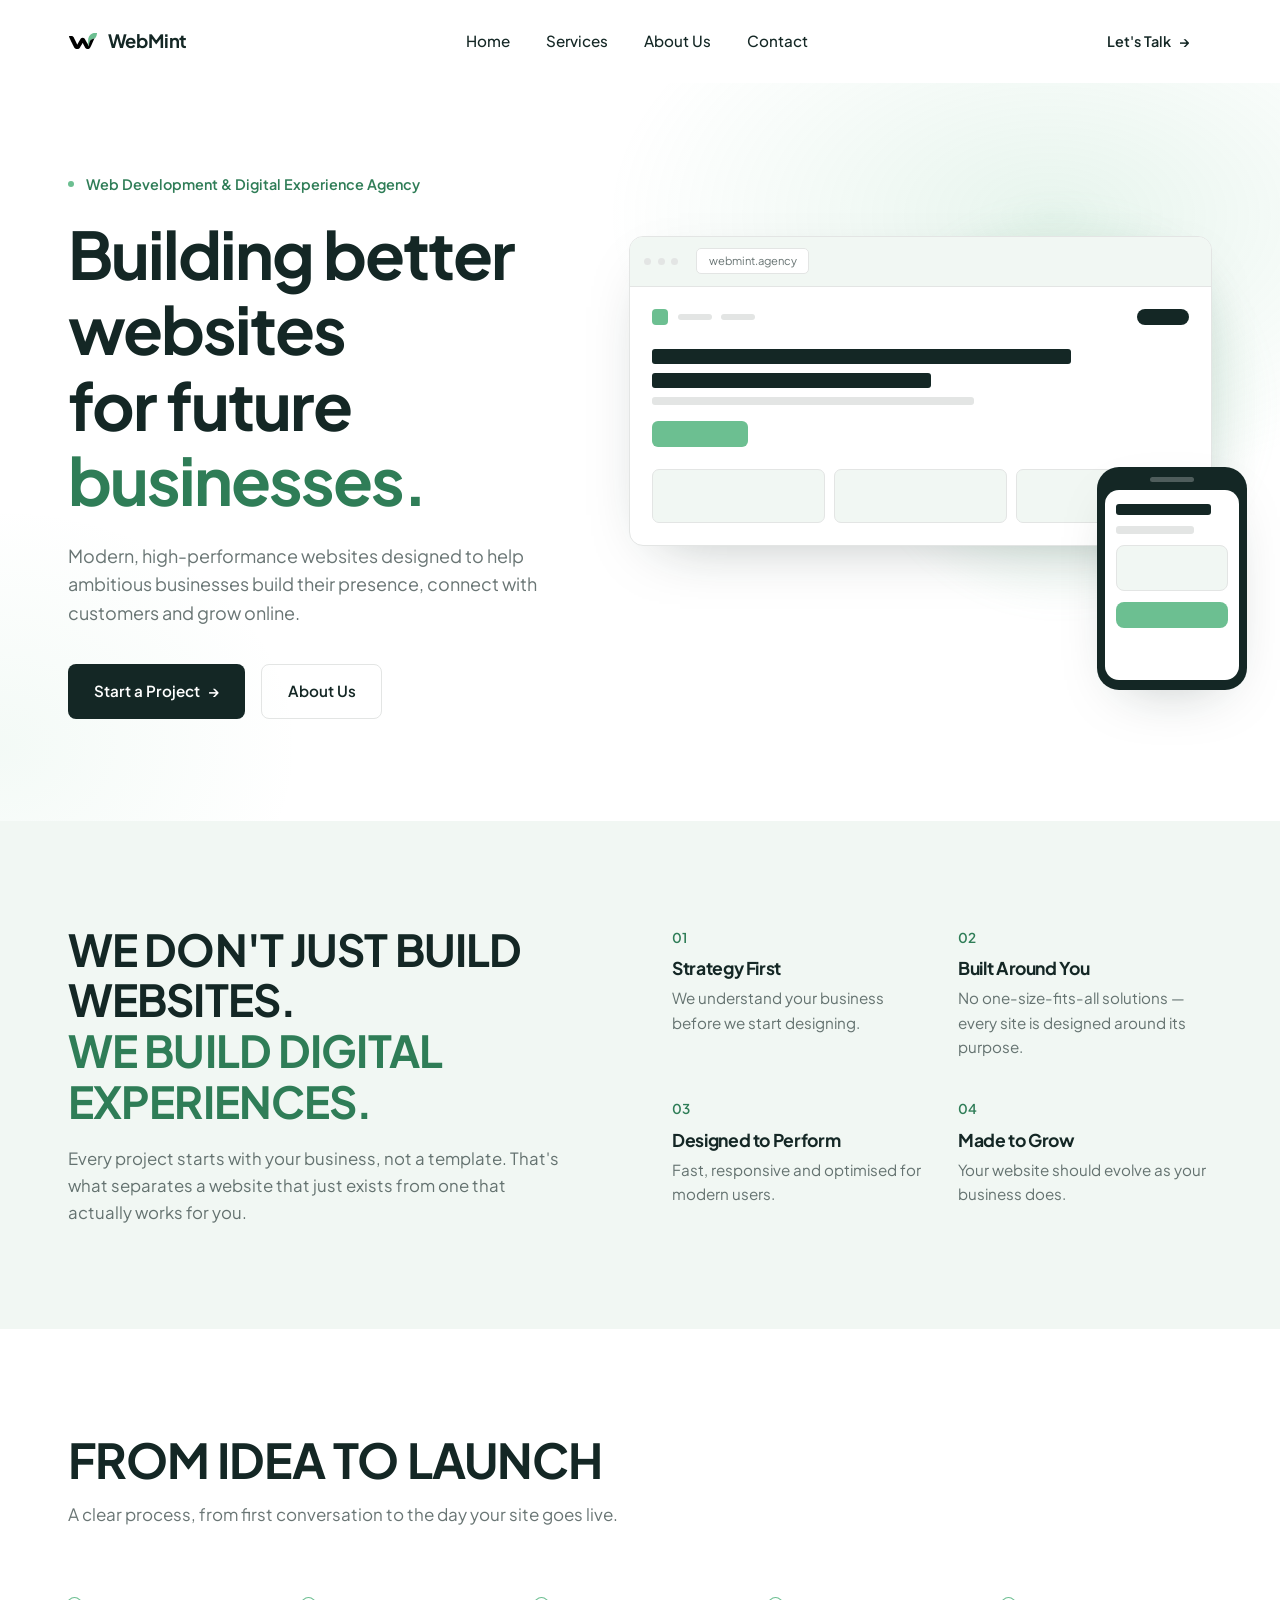
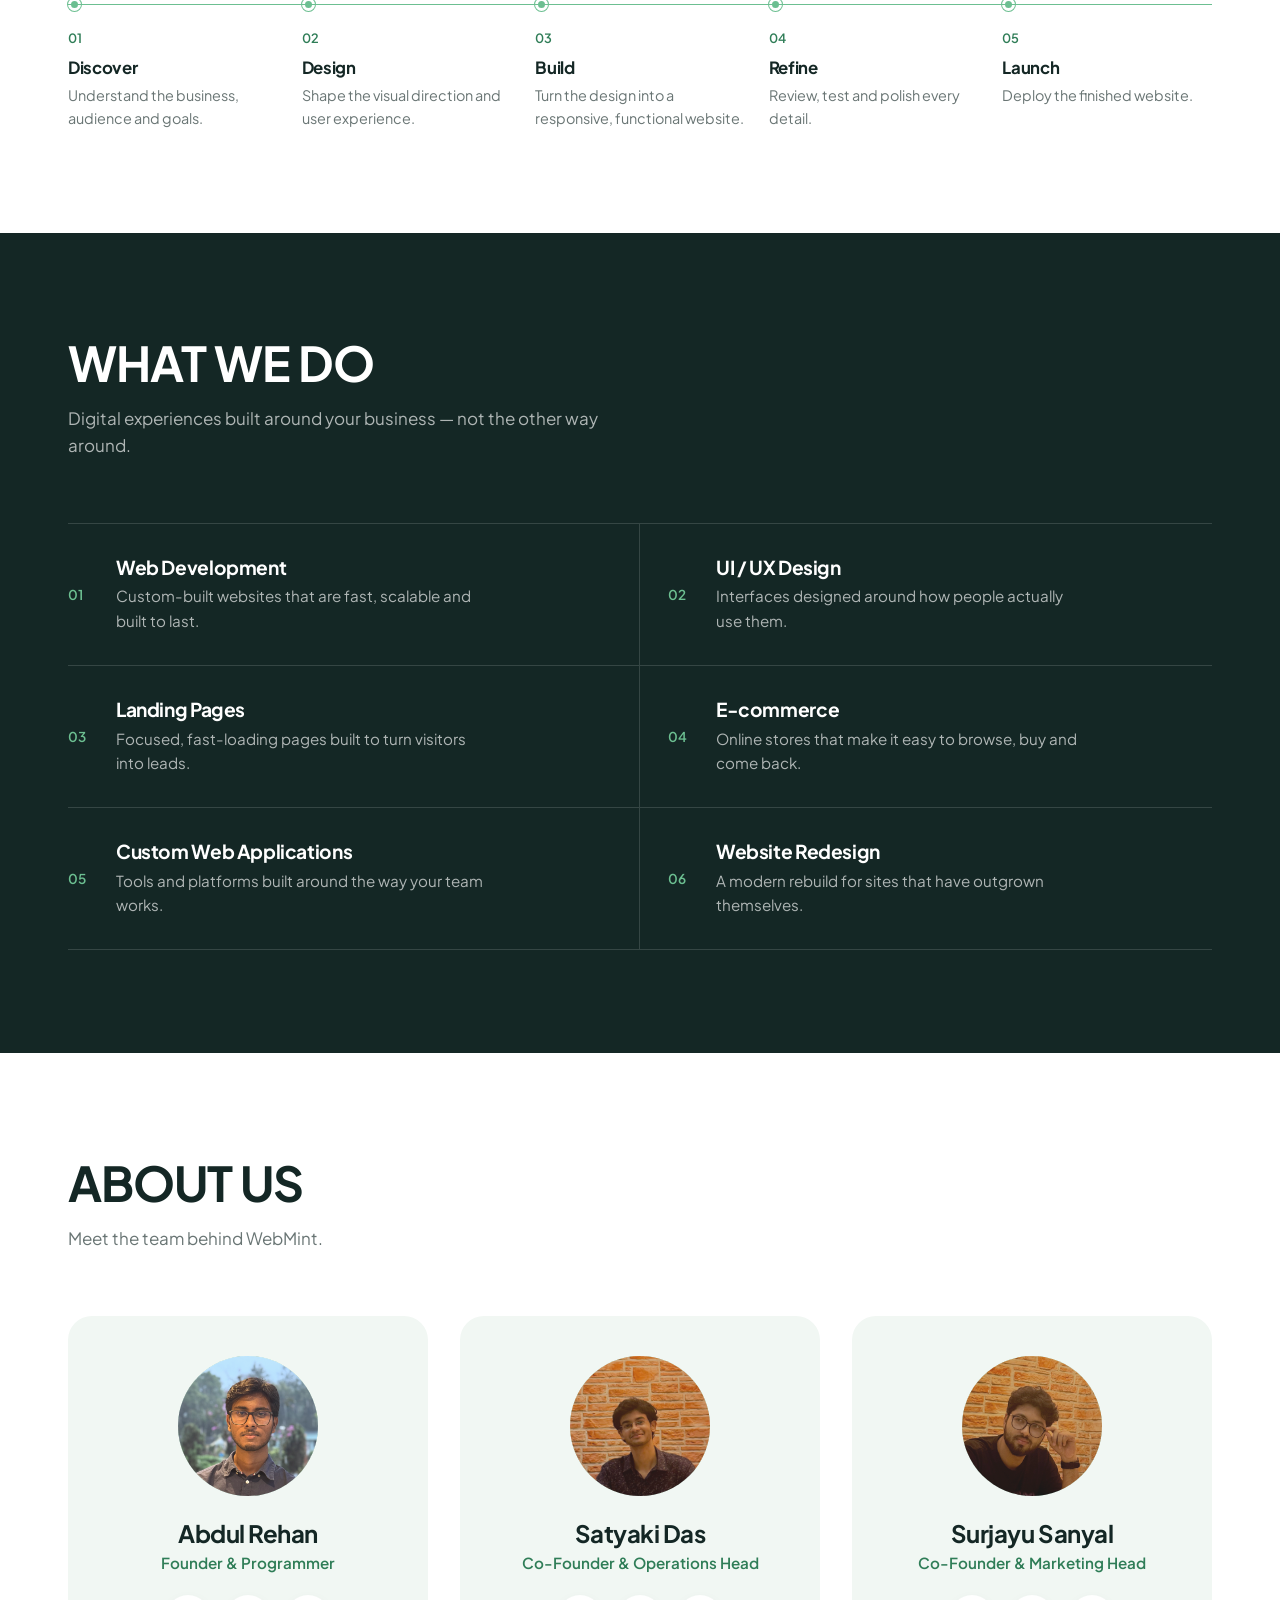
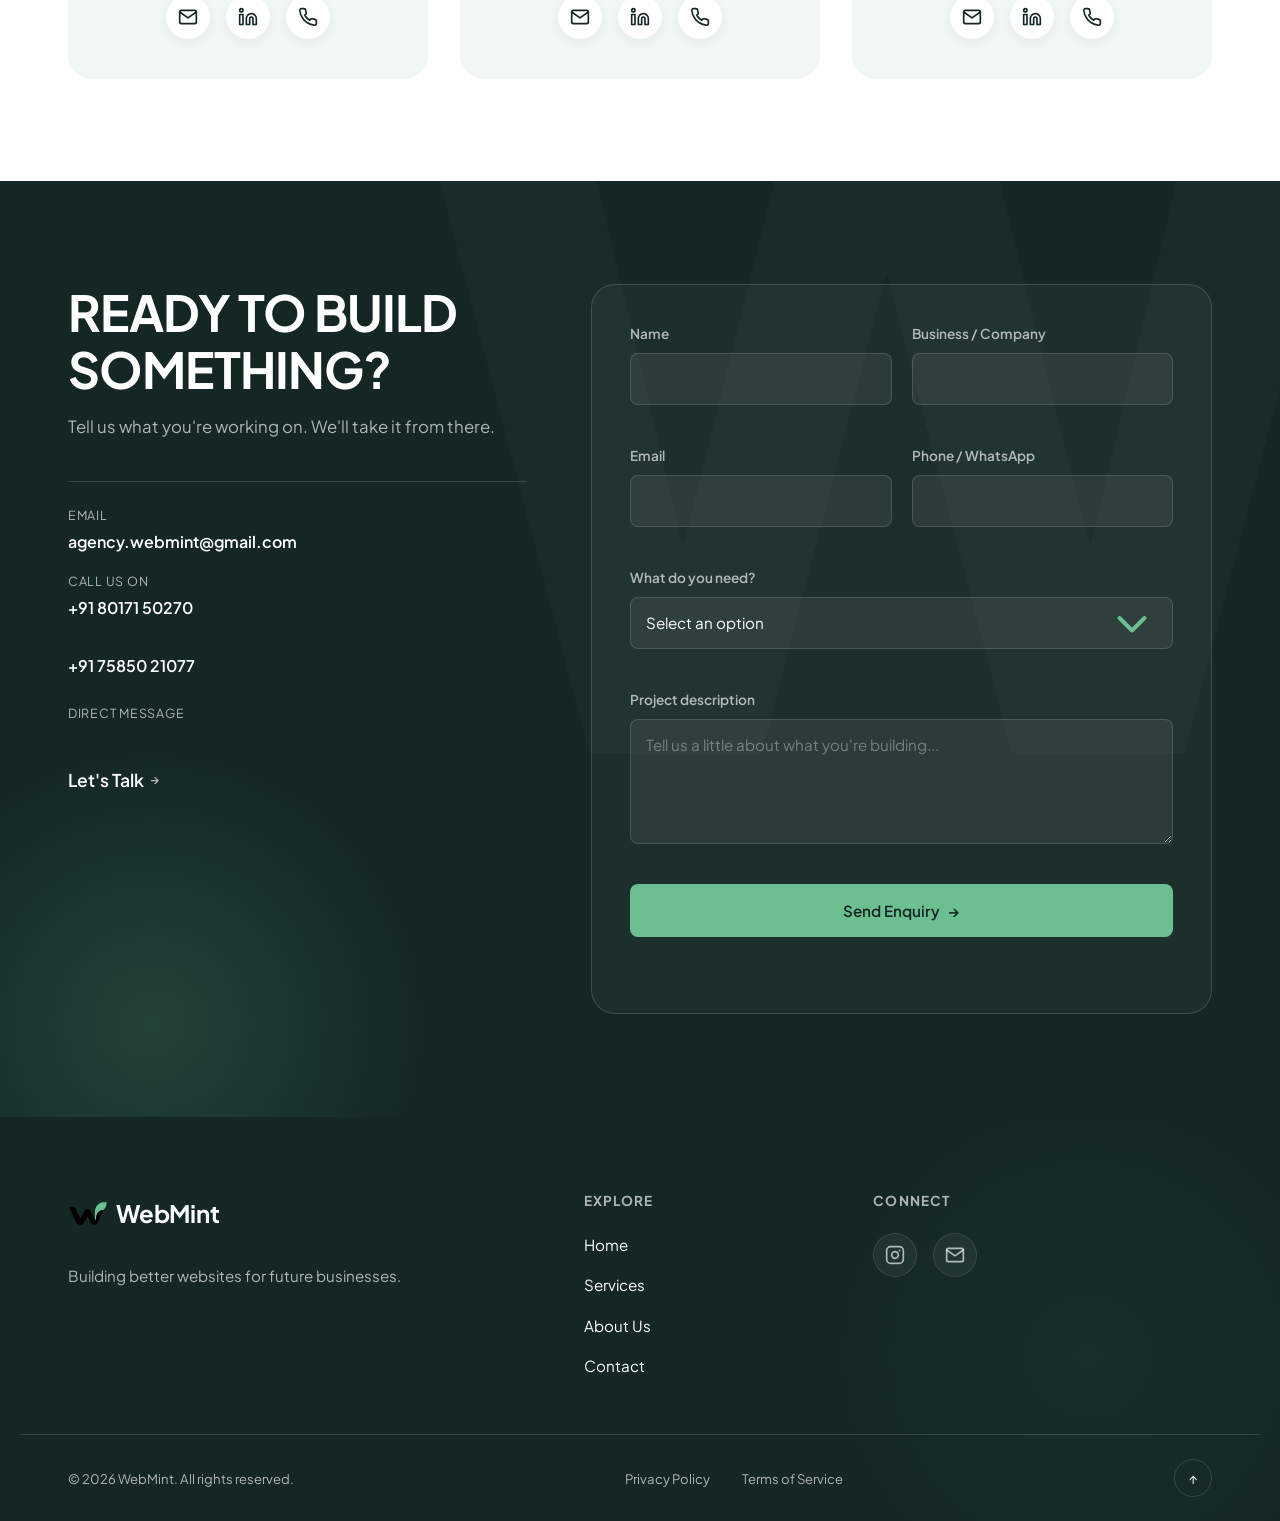
<file: index.html>
<!DOCTYPE html>
<html lang="en">
<head>
  <meta charset="UTF-8">
  <meta name="viewport" content="width=device-width, initial-scale=1.0">
  <title>WebMint</title>
  <meta name="description" content="WebMint designs and builds fast, modern websites for ambitious businesses — from landing pages to full custom web applications.">

  <!-- Open Graph -->
  <meta property="og:type" content="website">
  <meta property="og:title" content="WebMint — Modern Websites for Growing Businesses">
  <meta property="og:description" content="WebMint designs and builds fast, modern websites for ambitious businesses — from landing pages to full custom web applications.">
  <meta property="og:image" content="/assets/images/og-cover.jpg">
  <meta property="og:url" content="https://www.webmint.studio">
  <meta name="twitter:card" content="summary_large_image">

  <link rel="icon" type="image/svg+xml" href="Assets/webmint-icon.svg">
  <link rel="canonical" href="https://www.webmint.studio">
  <meta name="theme-color" content="#142725">

  <link rel="preconnect" href="https://fonts.googleapis.com">
  <link rel="preconnect" href="https://fonts.gstatic.com" crossorigin>
  <link href="https://fonts.googleapis.com/css2?family=Plus+Jakarta+Sans:ital,wght@0,400;0,500;0,600;0,700;0,800;1,500&display=swap" rel="stylesheet">

  <link rel="stylesheet" href="styles.css">
</head>
<body>

  <a class="skip-link" href="#main">Skip to content</a>

  <!-- ============ NAVIGATION ============ -->
  <header class="nav" id="siteNav">
    <div class="nav__inner container">
      <a href="#top" class="nav__brand" aria-label="WebMint — home">
        <span class="nav__mark" aria-hidden="true">
          <img src="Assets/webmint-icon.svg" alt="WebMint Logo" style="width: 100%; height: 100%; object-fit: contain;">
        </span>
        <span class="nav__wordmark">WebMint</span>
      </a>

      <nav class="nav__links" aria-label="Primary">
        <a href="#top">Home</a>
        <a href="#services">Services</a>
        <!-- <a href="#work">Work</a> -->
        <a href="#about-us">About Us</a>
        <a href="#contact">Contact</a>
      </nav>

      <a href="https://wa.me/917001810517" target="_blank" rel="noopener noreferrer" class="btn btn--nav">Let's Talk <span aria-hidden="true">→</span></a>

      <button class="nav__toggle" id="navToggle" aria-label="Open menu" aria-expanded="false" aria-controls="mobileMenu">
        <span></span><span></span><span></span>
      </button>
    </div>

  </header>

  <!-- Mobile menu -->
  <div class="mobile-menu" id="mobileMenu" data-state="closed">
    <nav aria-label="Mobile">
      <a href="#top">Home</a>
      <a href="#services">Services</a>
      <!-- <a href="#work">Work</a> -->
      <a href="#about-us">About Us</a>
      <a href="#contact">Contact</a>
    </nav>
    <a href="https://wa.me/917001810517" target="_blank" rel="noopener noreferrer" class="btn btn--primary btn--block">Let's Talk <span aria-hidden="true">→</span></a>
  </div>

  <main id="main">

    <!-- ============ HERO ============ -->
    <section class="hero" id="top">
      <div class="hero__bg" aria-hidden="true"></div>
      <div class="container hero__inner">
        <div class="hero__content">
          <p class="hero__kicker">Web Development &amp; Digital Experience Agency</p>
          <h1 class="hero__title">
            Building better websites for future <span class="hero__title-accent">businesses.</span>
          </h1>
          <p class="hero__desc">
            Modern, high-performance websites designed to help ambitious businesses
            build their presence, connect with customers and grow online.
          </p>
          <div class="hero__actions">
            <a href="#contact" class="btn btn--primary">Start a Project <span aria-hidden="true">→</span></a>
            <a href="#about-us" class="btn btn--secondary">About Us</a>
          </div>
        </div>

        <div class="hero__visual" aria-hidden="true">
          <div class="hero__glow"></div>

          <div class="browser-mock">
            <div class="browser-mock__bar">
              <span class="browser-mock__dot"></span>
              <span class="browser-mock__dot"></span>
              <span class="browser-mock__dot"></span>
              <span class="browser-mock__url">webmint.agency</span>
            </div>
            <div class="browser-mock__body">
              <div class="browser-mock__nav">
                <span class="browser-mock__logo"></span>
                <span class="browser-mock__navline"></span>
                <span class="browser-mock__navline"></span>
                <span class="browser-mock__navpill"></span>
              </div>
              <div class="browser-mock__hero">
                <span class="browser-mock__line browser-mock__line--lg"></span>
                <span class="browser-mock__line browser-mock__line--lg browser-mock__line--sm"></span>
                <span class="browser-mock__line browser-mock__line--body"></span>
                <span class="browser-mock__cta"></span>
              </div>
              <div class="browser-mock__grid">
                <span class="browser-mock__card"></span>
                <span class="browser-mock__card"></span>
                <span class="browser-mock__card"></span>
              </div>
            </div>
          </div>

          <div class="phone-mock">
            <div class="phone-mock__notch"></div>
            <div class="phone-mock__body">
              <span class="phone-mock__line phone-mock__line--lg"></span>
              <span class="phone-mock__line"></span>
              <span class="phone-mock__block"></span>
              <span class="phone-mock__block phone-mock__block--sm"></span>
            </div>
          </div>


        </div>
      </div>
    </section>

    <!-- ============ WHY WEBMINT ============ -->
    <section class="why" id="about">
      <div class="container why__inner">
        <div class="why__statement">
          <h2 class="why__title">
            We don't just build websites.<br>
            <span>We build digital experiences.</span>
          </h2>
          <p class="why__desc">
            Every project starts with your business, not a template. That's what separates
            a website that just exists from one that actually works for you.
          </p>
        </div>

        <ul class="principles">
          <li class="principle">
            <span class="principle__num">01</span>
            <h3>Strategy First</h3>
            <p>We understand your business before we start designing.</p>
          </li>
          <li class="principle">
            <span class="principle__num">02</span>
            <h3>Built Around You</h3>
            <p>No one-size-fits-all solutions — every site is designed around its purpose.</p>
          </li>
          <li class="principle">
            <span class="principle__num">03</span>
            <h3>Designed to Perform</h3>
            <p>Fast, responsive and optimised for modern users.</p>
          </li>
          <li class="principle">
            <span class="principle__num">04</span>
            <h3>Made to Grow</h3>
            <p>Your website should evolve as your business does.</p>
          </li>
        </ul>
      </div>
    </section>

    <!-- ============ PROCESS ============ -->
    <section class="process" id="process">
      <div class="container">
        <div class="section-head">
          <h2 class="section-head__title">From idea to launch</h2>
          <p class="section-head__desc">A clear process, from first conversation to the day your site goes live.</p>
        </div>

        <ol class="process-list">
          <li class="process-step">
            <span class="process-step__num">01</span>
            <h3>Discover</h3>
            <p>Understand the business, audience and goals.</p>
          </li>
          <li class="process-step">
            <span class="process-step__num">02</span>
            <h3>Design</h3>
            <p>Shape the visual direction and user experience.</p>
          </li>
          <li class="process-step">
            <span class="process-step__num">03</span>
            <h3>Build</h3>
            <p>Turn the design into a responsive, functional website.</p>
          </li>
          <li class="process-step">
            <span class="process-step__num">04</span>
            <h3>Refine</h3>
            <p>Review, test and polish every detail.</p>
          </li>
          <li class="process-step">
            <span class="process-step__num">05</span>
            <h3>Launch</h3>
            <p>Deploy the finished website.</p>
          </li>
        </ol>
      </div>
    </section>

    <!-- ============ SERVICES ============ -->
    <section class="services" id="services">
      <div class="container">
        <div class="section-head">
          <h2 class="section-head__title">What we do</h2>
          <p class="section-head__desc">Digital experiences built around your business — not the other way around.</p>
        </div>

        <ul class="service-list">
          <li class="service-item">
            <span class="service-item__num">01</span>
            <div class="service-item__body">
              <h3>Web Development</h3>
              <p>Custom-built websites that are fast, scalable and built to last.</p>
            </div>
          </li>
          <li class="service-item">
            <span class="service-item__num">02</span>
            <div class="service-item__body">
              <h3>UI / UX Design</h3>
              <p>Interfaces designed around how people actually use them.</p>
            </div>
          </li>
          <li class="service-item">
            <span class="service-item__num">03</span>
            <div class="service-item__body">
              <h3>Landing Pages</h3>
              <p>Focused, fast-loading pages built to turn visitors into leads.</p>
            </div>
          </li>
          <li class="service-item">
            <span class="service-item__num">04</span>
            <div class="service-item__body">
              <h3>E-commerce</h3>
              <p>Online stores that make it easy to browse, buy and come back.</p>
            </div>
          </li>
          <li class="service-item">
            <span class="service-item__num">05</span>
            <div class="service-item__body">
              <h3>Custom Web Applications</h3>
              <p>Tools and platforms built around the way your team works.</p>
            </div>
          </li>
          <li class="service-item">
            <span class="service-item__num">06</span>
            <div class="service-item__body">
              <h3>Website Redesign</h3>
              <p>A modern rebuild for sites that have outgrown themselves.</p>
            </div>
          </li>
        </ul>
      </div>
    </section>

    <!-- ============ SELECTED WORK ============ -->
    <section class="work" id="work" style="display: none;">
      <div class="container">
        <div class="section-head">
          <h2 class="section-head__title">Selected work</h2>
          <p class="section-head__desc">A look at what we've been building.</p>
        </div>

        <div class="work-list">

          <article class="work-item">
            <a href="#" class="work-item__visual work-item__visual--finflare" aria-label="View FinFlare case study">
              <span class="mockup-tag">Concept Project</span>
              <div class="site-mock site-mock--finflare">
                <div class="site-mock__top">
                  <span class="site-mock__logo"></span>
                  <span class="site-mock__navline"></span>
                  <span class="site-mock__navline"></span>
                  <span class="site-mock__pill"></span>
                </div>
                <div class="site-mock__hero">
                  <span class="site-mock__eyebrow"></span>
                  <span class="site-mock__headline"></span>
                  <span class="site-mock__headline site-mock__headline--short"></span>
                  <span class="site-mock__btn"></span>
                </div>
                <div class="site-mock__panel">
                  <span class="site-mock__chart"></span>
                </div>
              </div>
            </a>
            <div class="work-item__info">
              <div class="work-item__meta">
                <span>Financial Education · Community</span>
              </div>
              <h3 class="work-item__title">FinFlare</h3>
              <p class="work-item__desc">A community platform concept for people learning to invest with confidence — clear data, calmer design.</p>
              <div class="work-item__services">
                <span>Brand Identity</span><span>Web Design</span><span>Development</span>
              </div>
              <a href="#" class="work-item__link">View Case Study <span aria-hidden="true">→</span></a>
            </div>
          </article>

          <article class="work-item work-item--reverse">
            <a href="#" class="work-item__visual work-item__visual--lumiere" aria-label="View Lumière Interiors case study">
              <span class="mockup-tag">Concept Project</span>
              <div class="site-mock site-mock--lumiere">
                <div class="site-mock__top">
                  <span class="site-mock__logo"></span>
                  <span class="site-mock__navline"></span>
                  <span class="site-mock__navline"></span>
                  <span class="site-mock__pill"></span>
                </div>
                <div class="site-mock__split">
                  <div class="site-mock__split-text">
                    <span class="site-mock__eyebrow"></span>
                    <span class="site-mock__headline"></span>
                    <span class="site-mock__headline site-mock__headline--short"></span>
                  </div>
                  <div class="site-mock__split-image"></div>
                </div>
              </div>
            </a>
            <div class="work-item__info">
              <div class="work-item__meta">
                <span>Interior Design Studio</span>
              </div>
              <h3 class="work-item__title">Lumière Interiors</h3>
              <p class="work-item__desc">A portfolio site concept for a boutique design studio, built to let the work speak first.</p>
              <div class="work-item__services">
                <span>Web Design</span><span>Development</span>
              </div>
              <a href="#" class="work-item__link">View Case Study <span aria-hidden="true">→</span></a>
            </div>
          </article>

          <article class="work-item">
            <a href="#" class="work-item__visual work-item__visual--orbit" aria-label="View Orbit case study">
              <span class="mockup-tag">Concept Project</span>
              <div class="site-mock site-mock--orbit">
                <div class="site-mock__top">
                  <span class="site-mock__logo"></span>
                  <span class="site-mock__navline"></span>
                  <span class="site-mock__navline"></span>
                  <span class="site-mock__pill"></span>
                </div>
                <div class="site-mock__hero site-mock__hero--center">
                  <span class="site-mock__eyebrow"></span>
                  <span class="site-mock__headline"></span>
                  <span class="site-mock__btn"></span>
                </div>
                <div class="site-mock__cards">
                  <span></span><span></span><span></span>
                </div>
              </div>
            </a>
            <div class="work-item__info">
              <div class="work-item__meta">
                <span>Fitness &amp; Coaching · SaaS</span>
              </div>
              <h3 class="work-item__title">Orbit</h3>
              <p class="work-item__desc">A landing page and dashboard concept for a fitness coaching platform, built for sign-ups and daily use alike.</p>
              <div class="work-item__services">
                <span>Landing Page</span><span>Web App UI</span>
              </div>
              <a href="#" class="work-item__link">View Case Study <span aria-hidden="true">→</span></a>
            </div>
          </article>

          <article class="work-item work-item--reverse">
            <a href="#" class="work-item__visual work-item__visual--terra" aria-label="View Terra and Co case study">
              <span class="mockup-tag">Concept Project</span>
              <div class="site-mock site-mock--terra">
                <div class="site-mock__top">
                  <span class="site-mock__logo"></span>
                  <span class="site-mock__navline"></span>
                  <span class="site-mock__navline"></span>
                  <span class="site-mock__pill"></span>
                </div>
                <div class="site-mock__shop">
                  <span class="site-mock__product"></span>
                  <span class="site-mock__product"></span>
                  <span class="site-mock__product"></span>
                </div>
              </div>
            </a>
            <div class="work-item__info">
              <div class="work-item__meta">
                <span>Sustainable Goods · E-commerce</span>
              </div>
              <h3 class="work-item__title">Terra &amp; Co</h3>
              <p class="work-item__desc">An online store concept for a sustainable homeware brand, designed around slow, considered browsing.</p>
              <div class="work-item__services">
                <span>E-commerce</span><span>Brand Identity</span>
              </div>
              <a href="#" class="work-item__link">View Case Study <span aria-hidden="true">→</span></a>
            </div>
          </article>

        </div>
      </div>
    </section>

    <!-- ============ SOCIAL PROOF ============ -->
    <section class="proof" id="proof" style="display: none;">
      <div class="container proof__inner">
        <p class="proof__note">
          WebMint is a new studio — this site is our first piece of work. Real project
          numbers will live in this section as we take on new clients.
        </p>
        <ul class="proof__stats">
          <li><span class="proof__value" data-target="0">—</span><span class="proof__label">Projects Completed</span></li>
          <li><span class="proof__value" data-target="0">—</span><span class="proof__label">Businesses Served</span></li>
          <li><span class="proof__value" data-target="0">—</span><span class="proof__label">Industries</span></li>
          <li><span class="proof__value" data-target="0">—</span><span class="proof__label">Client Satisfaction</span></li>
        </ul>
      </div>
    </section>

    <!-- ============ ABOUT US ============ -->
    <section class="about-us" id="about-us" style="padding-block: var(--section-pad);">
      <div class="container">
        <div class="section-head">
          <h2 class="section-head__title">About Us</h2>
          <p class="section-head__desc">Meet the team behind WebMint.</p>
        </div>

        <div class="team-grid">
          <!-- Member 1: Abdul Rehan -->
          <div class="team-member">
            <div class="team-member__pic">
              <img src="Assets/Abdul%20Rehan%20(1).jpg" alt="Abdul Rehan" style="width: 100%; height: 100%; object-fit: cover;">
            </div>
            <h3 class="team-member__name">Abdul Rehan</h3>
            <p class="team-member__role">Founder &amp; Programmer</p>
            <div class="team-member__social">
              <a href="mailto:abdulrehanoffical@gmail.com" aria-label="Email Abdul Rehan">
                <svg xmlns="http://www.w3.org/2000/svg" width="24" height="24" viewBox="0 0 24 24" fill="none" stroke="currentColor" stroke-width="2" stroke-linecap="round" stroke-linejoin="round"><path d="M4 4h16c1.1 0 2 .9 2 2v12c0 1.1-.9 2-2 2H4c-1.1 0-2-.9-2-2V6c0-1.1.9-2 2-2z"></path><polyline points="22,6 12,13 2,6"></polyline></svg>
              </a>
              <a href="https://www.linkedin.com/in/abdulrehan90" target="_blank" rel="noopener noreferrer" aria-label="Abdul Rehan LinkedIn">
                <svg xmlns="http://www.w3.org/2000/svg" width="24" height="24" viewBox="0 0 24 24" fill="none" stroke="currentColor" stroke-width="2" stroke-linecap="round" stroke-linejoin="round"><path d="M16 8a6 6 0 0 1 6 6v7h-4v-7a2 2 0 0 0-2-2 2 2 0 0 0-2 2v7h-4v-7a6 6 0 0 1 6-6z"></path><rect x="2" y="9" width="4" height="12"></rect><circle cx="4" cy="4" r="2"></circle></svg>
              </a>
              <a href="tel:7001810517" aria-label="Call Abdul Rehan">
                <svg xmlns="http://www.w3.org/2000/svg" width="24" height="24" viewBox="0 0 24 24" fill="none" stroke="currentColor" stroke-width="2" stroke-linecap="round" stroke-linejoin="round"><path d="M22 16.92v3a2 2 0 0 1-2.18 2 19.79 19.79 0 0 1-8.63-3.07 19.5 19.5 0 0 1-6-6 19.79 19.79 0 0 1-3.07-8.67A2 2 0 0 1 4.11 2h3a2 2 0 0 1 2 1.72 12.84 12.84 0 0 0 .7 2.81 2 2 0 0 1-.45 2.11L8.09 9.91a16 16 0 0 0 6 6l1.27-1.27a2 2 0 0 1 2.11-.45 12.84 12.84 0 0 0 2.81.7A2 2 0 0 1 22 16.92z"></path></svg>
              </a>
            </div>
          </div>

          <!-- Member 2: Satyaki Das -->
          <div class="team-member">
            <div class="team-member__pic">
              <img src="Assets/Satyaki%20Das.jpg" alt="Satyaki Das" style="width: 100%; height: 100%; object-fit: cover;">
            </div>
            <h3 class="team-member__name">Satyaki Das</h3>
            <p class="team-member__role">Co-Founder &amp; Operations Head</p>
            <div class="team-member__social">
              <a href="mailto:dsatyaki756@gmail.com" aria-label="Email Satyaki Das">
                <svg xmlns="http://www.w3.org/2000/svg" width="24" height="24" viewBox="0 0 24 24" fill="none" stroke="currentColor" stroke-width="2" stroke-linecap="round" stroke-linejoin="round"><path d="M4 4h16c1.1 0 2 .9 2 2v12c0 1.1-.9 2-2 2H4c-1.1 0-2-.9-2-2V6c0-1.1.9-2 2-2z"></path><polyline points="22,6 12,13 2,6"></polyline></svg>
              </a>
              <a href="https://www.linkedin.com/in/satyaki-das-695124388" target="_blank" rel="noopener noreferrer" aria-label="Satyaki Das LinkedIn">
                <svg xmlns="http://www.w3.org/2000/svg" width="24" height="24" viewBox="0 0 24 24" fill="none" stroke="currentColor" stroke-width="2" stroke-linecap="round" stroke-linejoin="round"><path d="M16 8a6 6 0 0 1 6 6v7h-4v-7a2 2 0 0 0-2-2 2 2 0 0 0-2 2v7h-4v-7a6 6 0 0 1 6-6z"></path><rect x="2" y="9" width="4" height="12"></rect><circle cx="4" cy="4" r="2"></circle></svg>
              </a>
              <a href="tel:+917585021077" aria-label="Call Satyaki Das">
                <svg xmlns="http://www.w3.org/2000/svg" width="24" height="24" viewBox="0 0 24 24" fill="none" stroke="currentColor" stroke-width="2" stroke-linecap="round" stroke-linejoin="round"><path d="M22 16.92v3a2 2 0 0 1-2.18 2 19.79 19.79 0 0 1-8.63-3.07 19.5 19.5 0 0 1-6-6 19.79 19.79 0 0 1-3.07-8.67A2 2 0 0 1 4.11 2h3a2 2 0 0 1 2 1.72 12.84 12.84 0 0 0 .7 2.81 2 2 0 0 1-.45 2.11L8.09 9.91a16 16 0 0 0 6 6l1.27-1.27a2 2 0 0 1 2.11-.45 12.84 12.84 0 0 0 2.81.7A2 2 0 0 1 22 16.92z"></path></svg>
              </a>
            </div>
          </div>

          <!-- Member 3: Surjayu Sanyal -->
          <div class="team-member">
            <div class="team-member__pic">
              <img src="Assets/Surjayu%20Sanyal.jpg" alt="Surjayu Sanyal" style="width: 100%; height: 100%; object-fit: cover;">
            </div>
            <h3 class="team-member__name">Surjayu Sanyal</h3>
            <p class="team-member__role">Co-Founder &amp; Marketing Head</p>
            <div class="team-member__social">
              <a href="mailto:sanyalsurjayu@gmail.com" aria-label="Email Surjayu Sanyal">
                <svg xmlns="http://www.w3.org/2000/svg" width="24" height="24" viewBox="0 0 24 24" fill="none" stroke="currentColor" stroke-width="2" stroke-linecap="round" stroke-linejoin="round"><path d="M4 4h16c1.1 0 2 .9 2 2v12c0 1.1-.9 2-2 2H4c-1.1 0-2-.9-2-2V6c0-1.1.9-2 2-2z"></path><polyline points="22,6 12,13 2,6"></polyline></svg>
              </a>
              <a href="https://www.linkedin.com/in/surjayu-sanyal-2761a1424" target="_blank" rel="noopener noreferrer" aria-label="Surjayu Sanyal LinkedIn">
                <svg xmlns="http://www.w3.org/2000/svg" width="24" height="24" viewBox="0 0 24 24" fill="none" stroke="currentColor" stroke-width="2" stroke-linecap="round" stroke-linejoin="round"><path d="M16 8a6 6 0 0 1 6 6v7h-4v-7a2 2 0 0 0-2-2 2 2 0 0 0-2 2v7h-4v-7a6 6 0 0 1 6-6z"></path><rect x="2" y="9" width="4" height="12"></rect><circle cx="4" cy="4" r="2"></circle></svg>
              </a>
              <a href="tel:+918017150270" aria-label="Call Surjayu Sanyal">
                <svg xmlns="http://www.w3.org/2000/svg" width="24" height="24" viewBox="0 0 24 24" fill="none" stroke="currentColor" stroke-width="2" stroke-linecap="round" stroke-linejoin="round"><path d="M22 16.92v3a2 2 0 0 1-2.18 2 19.79 19.79 0 0 1-8.63-3.07 19.5 19.5 0 0 1-6-6 19.79 19.79 0 0 1-3.07-8.67A2 2 0 0 1 4.11 2h3a2 2 0 0 1 2 1.72 12.84 12.84 0 0 0 .7 2.81 2 2 0 0 1-.45 2.11L8.09 9.91a16 16 0 0 0 6 6l1.27-1.27a2 2 0 0 1 2.11-.45 12.84 12.84 0 0 0 2.81.7A2 2 0 0 1 22 16.92z"></path></svg>
              </a>
            </div>
          </div>
        </div>
      </div>
    </section>

    <!-- ============ CONTACT / FINAL CTA ============ -->
    <section class="contact" id="contact">
      <span class="contact__w" aria-hidden="true">W</span>
      <div class="container contact__inner">
        <div class="contact__intro">
          <h2 class="contact__title">Ready to build something?</h2>
          <p class="contact__desc">Tell us what you're working on. We'll take it from there.</p>

          <ul class="contact__direct">
            <li>
              <span>Email</span>
              <a href="mailto:agency.webmint@gmail.com">agency.webmint@gmail.com</a>
            </li>
            <li>
              <span>Call us on</span>
              <a href="tel:+918017150270">+91 80171 50270</a><br>
              <a href="tel:+917585021077">+91 75850 21077</a>
            </li>
            <li style="margin-top: 0.5rem;">
              <span>Direct message</span>
              <p style="color: var(--text-secondary); font-size: 0.9rem; margin-bottom: 0.5rem; line-height: 1.4;">Send us a DM on WhatsApp for quick responses.</p>
              <div>
                <a href="https://wa.me/917001810517" target="_blank" rel="noopener noreferrer" style="display: inline-flex; align-items: center; gap: 0.4rem; font-size: 1.1rem; padding: 0.2rem 0; margin-top: 0.3rem;">Let's Talk <span aria-hidden="true">→</span></a>
              </div>
            </li>
          </ul>
        </div>

        <form action="https://formsubmit.co/agency.webmint@gmail.com" method="POST" class="form" id="enquiryForm" novalidate>
          <div class="form__row">
            <div class="form__group">
              <label for="fName">Name</label>
              <input type="text" id="fName" name="name" autocomplete="name" required>
              <span class="form__error" data-error-for="fName"></span>
            </div>
            <div class="form__group">
              <label for="fCompany">Business / Company</label>
              <input type="text" id="fCompany" name="company" autocomplete="organization">
            </div>
          </div>

          <div class="form__row">
            <div class="form__group">
              <label for="fEmail">Email</label>
              <input type="email" id="fEmail" name="email" autocomplete="email" required>
              <span class="form__error" data-error-for="fEmail"></span>
            </div>
            <div class="form__group">
              <label for="fPhone">Phone / WhatsApp</label>
              <input type="tel" id="fPhone" name="phone" autocomplete="tel">
            </div>
          </div>

          <div class="form__group">
            <label for="fNeed">What do you need?</label>
            <select id="fNeed" name="need" required>
              <option value="" disabled selected>Select an option</option>
              <option value="New Website">New Website</option>
              <option value="Website Redesign">Website Redesign</option>
              <option value="Landing Page">Landing Page</option>
              <option value="E-commerce">E-commerce</option>
              <option value="Web Application">Web Application</option>
              <option value="Other">Other</option>
            </select>
            <span class="form__error" data-error-for="fNeed"></span>
          </div>

          <div class="form__group">
            <label for="fMessage">Project description</label>
            <textarea id="fMessage" name="message" rows="4" required placeholder="Tell us a little about what you're building..."></textarea>
            <span class="form__error" data-error-for="fMessage"></span>
          </div>

          <button type="submit" class="btn btn--primary btn--block">Send Enquiry <span aria-hidden="true">→</span></button>
          <p class="form__status" id="formStatus" role="status" aria-live="polite"></p>
        </form>
      </div>
    </section>

  </main>

  <!-- ============ FOOTER ============ -->
  <footer class="footer">
    <div class="footer__glow" aria-hidden="true"></div>
    <div class="container footer__inner">
      <div class="footer__brand">
        <a href="#top" class="nav__brand" aria-label="WebMint — home" style="align-items: center; gap: 0.5rem;">
          <span class="nav__mark nav__mark--footer" aria-hidden="true" style="width: 40px; height: 40px; display: inline-flex;">
            <img src="Assets/webmint-icon.svg" alt="WebMint Logo" style="width: 100%; height: 100%; object-fit: contain;">
          </span>
          <span class="nav__wordmark nav__wordmark--footer" style="font-size: 1.5rem;">WebMint</span>
        </a>
        <p class="footer__tagline" style="margin-top: 1.5rem;">Building better websites for future businesses.</p>
      </div>

      <div class="footer__links-group">
        <h4 class="footer__heading">Explore</h4>
        <nav class="footer__nav" aria-label="Footer">
          <a href="#top">Home</a>
          <a href="#services">Services</a>
          <!-- <a href="#work">Work</a> -->
          <a href="#about-us">About Us</a>
          <a href="#contact">Contact</a>
        </nav>
      </div>

      <div class="footer__social-group">
        <h4 class="footer__heading">Connect</h4>
        <ul class="footer__social">
          <li><a href="https://www.instagram.com/webmint.agency/?utm_source=ig_web_button_share_sheet" target="_blank" rel="noopener" aria-label="Instagram">
            <svg xmlns="http://www.w3.org/2000/svg" width="20" height="20" viewBox="0 0 24 24" fill="none" stroke="currentColor" stroke-width="2" stroke-linecap="round" stroke-linejoin="round" class="footer__social-icon"><rect x="2" y="2" width="20" height="20" rx="5" ry="5"></rect><path d="M16 11.37A4 4 0 1 1 12.63 8 4 4 0 0 1 16 11.37z"></path><line x1="17.5" y1="6.5" x2="17.51" y2="6.5"></line></svg>
          </a></li>
          <li><a href="mailto:agency.webmint@gmail.com" aria-label="Email">
            <svg xmlns="http://www.w3.org/2000/svg" width="20" height="20" viewBox="0 0 24 24" fill="none" stroke="currentColor" stroke-width="2" stroke-linecap="round" stroke-linejoin="round" class="footer__social-icon"><path d="M4 4h16c1.1 0 2 .9 2 2v12c0 1.1-.9 2-2 2H4c-1.1 0-2-.9-2-2V6c0-1.1.9-2 2-2z"></path><polyline points="22,6 12,13 2,6"></polyline></svg>
          </a></li>
        </ul>
      </div>
    </div>
    <div class="container footer__bottom">
      <p>© 2026 WebMint. All rights reserved.</p>
      <div class="footer__legal">
        <a href="privacy-policy.html">Privacy Policy</a>
        <a href="terms-of-service.html">Terms of Service</a>
      </div>
      <button class="footer__totop" id="backToTop" aria-label="Back to top">↑</button>
    </div>
  </footer>

  <script src="script.js"></script>
</body>
</html>
</file>
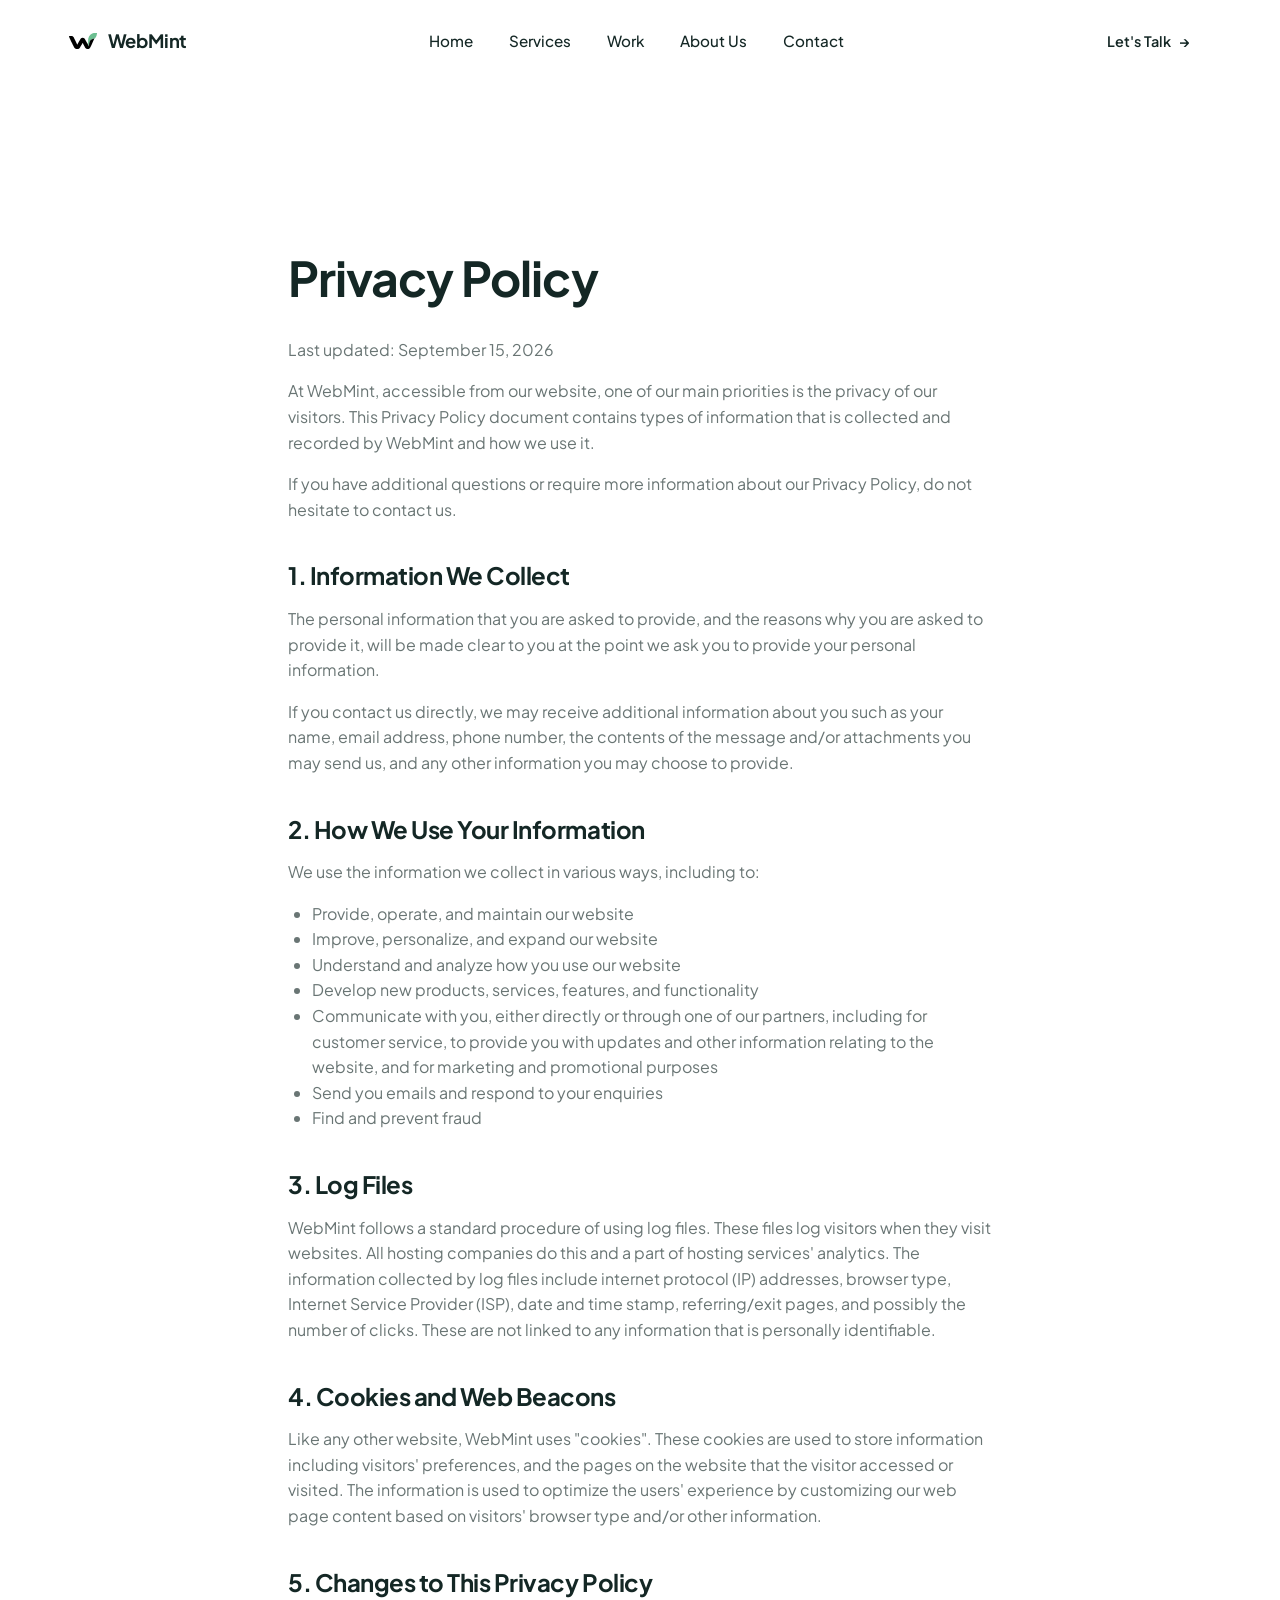
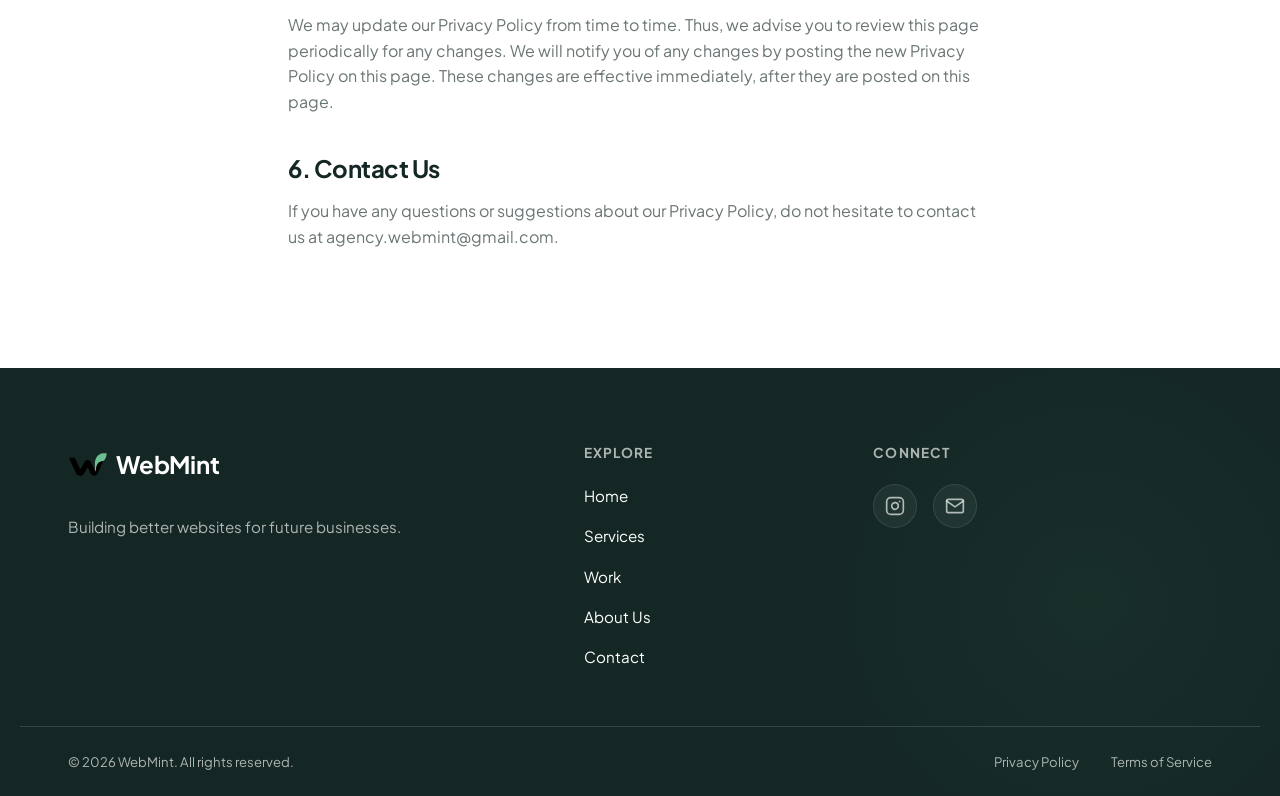
<file: privacy-policy.html>
<!DOCTYPE html>
<html lang="en">
<head>
  <meta charset="UTF-8">
  <meta name="viewport" content="width=device-width, initial-scale=1.0">
  <title>Privacy Policy — WebMint</title>
  <meta name="description" content="Privacy Policy for WebMint">

  <link rel="icon" type="image/svg+xml" href="Assets/webmint-icon.svg">
  <meta name="theme-color" content="#142725">

  <link rel="preconnect" href="https://fonts.googleapis.com">
  <link rel="preconnect" href="https://fonts.gstatic.com" crossorigin>
  <link href="https://fonts.googleapis.com/css2?family=Plus+Jakarta+Sans:ital,wght@0,400;0,500;0,600;0,700;0,800;1,500&display=swap" rel="stylesheet">

  <link rel="stylesheet" href="styles.css">
  <style>
    .legal-content {
      padding-block: var(--section-pad);
      max-width: 800px;
      margin: 0 auto;
    }
    .legal-content h1 {
      font-size: clamp(2rem, 5vw, 3rem);
      margin-bottom: 2rem;
      margin-top: 4rem;
    }
    .legal-content h2 {
      font-size: 1.5rem;
      margin-top: 2.5rem;
      margin-bottom: 1rem;
    }
    .legal-content p, .legal-content ul {
      margin-bottom: 1rem;
      color: var(--text-secondary);
    }
    .legal-content ul {
      padding-left: 1.5rem;
      list-style-type: disc;
    }
  </style>
</head>
<body>

  <!-- ============ NAVIGATION ============ -->
  <header class="nav" id="siteNav">
    <div class="nav__inner container">
      <a href="index.html" class="nav__brand" aria-label="WebMint — home">
        <span class="nav__mark" aria-hidden="true">
          <img src="Assets/webmint-icon.svg" alt="WebMint Logo" style="width: 100%; height: 100%; object-fit: contain;">
        </span>
        <span class="nav__wordmark">WebMint</span>
      </a>

      <nav class="nav__links" aria-label="Primary">
        <a href="index.html#top">Home</a>
        <a href="index.html#services">Services</a>
        <a href="index.html#work">Work</a>
        <a href="index.html#about-us">About Us</a>
        <a href="index.html#contact">Contact</a>
      </nav>

      <a href="https://wa.me/917001810517" target="_blank" rel="noopener noreferrer" class="btn btn--nav">Let's Talk <span aria-hidden="true">→</span></a>

      <button class="nav__toggle" id="navToggle" aria-label="Open menu" aria-expanded="false" aria-controls="mobileMenu">
        <span></span><span></span><span></span>
      </button>
    </div>
  </header>

  <main id="main">
    <div class="container legal-content">
      <h1>Privacy Policy</h1>
      <p>Last updated: September 15, 2026</p>
      
      <p>At WebMint, accessible from our website, one of our main priorities is the privacy of our visitors. This Privacy Policy document contains types of information that is collected and recorded by WebMint and how we use it.</p>
      <p>If you have additional questions or require more information about our Privacy Policy, do not hesitate to contact us.</p>
      
      <h2>1. Information We Collect</h2>
      <p>The personal information that you are asked to provide, and the reasons why you are asked to provide it, will be made clear to you at the point we ask you to provide your personal information.</p>
      <p>If you contact us directly, we may receive additional information about you such as your name, email address, phone number, the contents of the message and/or attachments you may send us, and any other information you may choose to provide.</p>
      
      <h2>2. How We Use Your Information</h2>
      <p>We use the information we collect in various ways, including to:</p>
      <ul>
        <li>Provide, operate, and maintain our website</li>
        <li>Improve, personalize, and expand our website</li>
        <li>Understand and analyze how you use our website</li>
        <li>Develop new products, services, features, and functionality</li>
        <li>Communicate with you, either directly or through one of our partners, including for customer service, to provide you with updates and other information relating to the website, and for marketing and promotional purposes</li>
        <li>Send you emails and respond to your enquiries</li>
        <li>Find and prevent fraud</li>
      </ul>
      
      <h2>3. Log Files</h2>
      <p>WebMint follows a standard procedure of using log files. These files log visitors when they visit websites. All hosting companies do this and a part of hosting services' analytics. The information collected by log files include internet protocol (IP) addresses, browser type, Internet Service Provider (ISP), date and time stamp, referring/exit pages, and possibly the number of clicks. These are not linked to any information that is personally identifiable.</p>
      
      <h2>4. Cookies and Web Beacons</h2>
      <p>Like any other website, WebMint uses "cookies". These cookies are used to store information including visitors' preferences, and the pages on the website that the visitor accessed or visited. The information is used to optimize the users' experience by customizing our web page content based on visitors' browser type and/or other information.</p>
      
      <h2>5. Changes to This Privacy Policy</h2>
      <p>We may update our Privacy Policy from time to time. Thus, we advise you to review this page periodically for any changes. We will notify you of any changes by posting the new Privacy Policy on this page. These changes are effective immediately, after they are posted on this page.</p>
      
      <h2>6. Contact Us</h2>
      <p>If you have any questions or suggestions about our Privacy Policy, do not hesitate to contact us at agency.webmint@gmail.com.</p>
    </div>
  </main>

  <!-- ============ FOOTER ============ -->
  <footer class="footer">
    <div class="footer__glow" aria-hidden="true"></div>
    <div class="container footer__inner">
      <div class="footer__brand">
        <a href="index.html#top" class="nav__brand" aria-label="WebMint — home" style="align-items: center; gap: 0.5rem;">
          <span class="nav__mark nav__mark--footer" aria-hidden="true" style="width: 40px; height: 40px; display: inline-flex;">
            <img src="Assets/webmint-icon.svg" alt="WebMint Logo" style="width: 100%; height: 100%; object-fit: contain;">
          </span>
          <span class="nav__wordmark nav__wordmark--footer" style="font-size: 1.5rem;">WebMint</span>
        </a>
        <p class="footer__tagline" style="margin-top: 1.5rem;">Building better websites for future businesses.</p>
      </div>

      <div class="footer__links-group">
        <h4 class="footer__heading">Explore</h4>
        <nav class="footer__nav" aria-label="Footer">
          <a href="index.html#top">Home</a>
          <a href="index.html#services">Services</a>
          <a href="index.html#work">Work</a>
          <a href="index.html#about-us">About Us</a>
          <a href="index.html#contact">Contact</a>
        </nav>
      </div>

      <div class="footer__social-group">
        <h4 class="footer__heading">Connect</h4>
        <ul class="footer__social">
          <li><a href="https://www.instagram.com/webmint.agency/?utm_source=ig_web_button_share_sheet" target="_blank" rel="noopener" aria-label="Instagram">
            <svg xmlns="http://www.w3.org/2000/svg" width="20" height="20" viewBox="0 0 24 24" fill="none" stroke="currentColor" stroke-width="2" stroke-linecap="round" stroke-linejoin="round" class="footer__social-icon"><rect x="2" y="2" width="20" height="20" rx="5" ry="5"></rect><path d="M16 11.37A4 4 0 1 1 12.63 8 4 4 0 0 1 16 11.37z"></path><line x1="17.5" y1="6.5" x2="17.51" y2="6.5"></line></svg>
          </a></li>
          <li><a href="mailto:agency.webmint@gmail.com" aria-label="Email">
            <svg xmlns="http://www.w3.org/2000/svg" width="20" height="20" viewBox="0 0 24 24" fill="none" stroke="currentColor" stroke-width="2" stroke-linecap="round" stroke-linejoin="round" class="footer__social-icon"><path d="M4 4h16c1.1 0 2 .9 2 2v12c0 1.1-.9 2-2 2H4c-1.1 0-2-.9-2-2V6c0-1.1.9-2 2-2z"></path><polyline points="22,6 12,13 2,6"></polyline></svg>
          </a></li>
        </ul>
      </div>
    </div>
    <div class="container footer__bottom">
      <p>© 2026 WebMint. All rights reserved.</p>
      <div class="footer__legal">
        <a href="privacy-policy.html">Privacy Policy</a>
        <a href="terms-of-service.html">Terms of Service</a>
      </div>
    </div>
  </footer>

  <script src="script.js"></script>
</body>
</html>
</file>
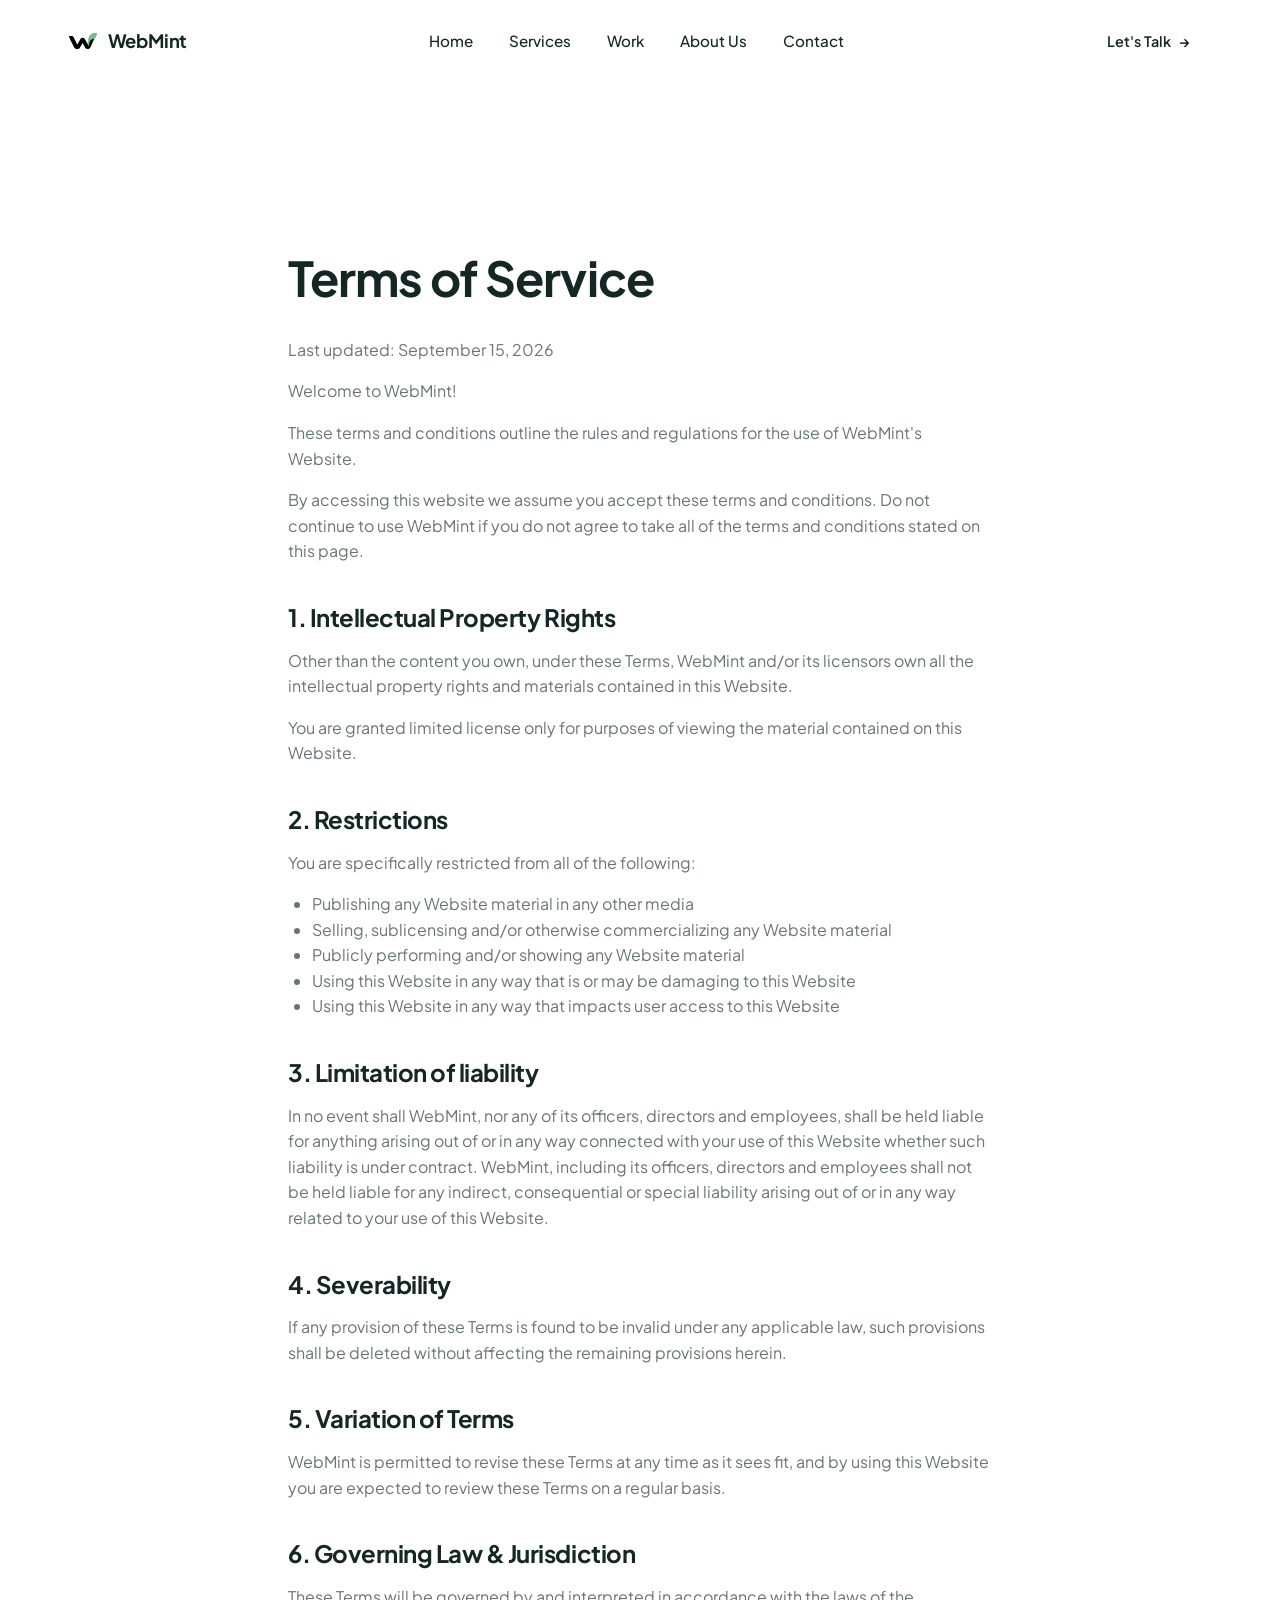
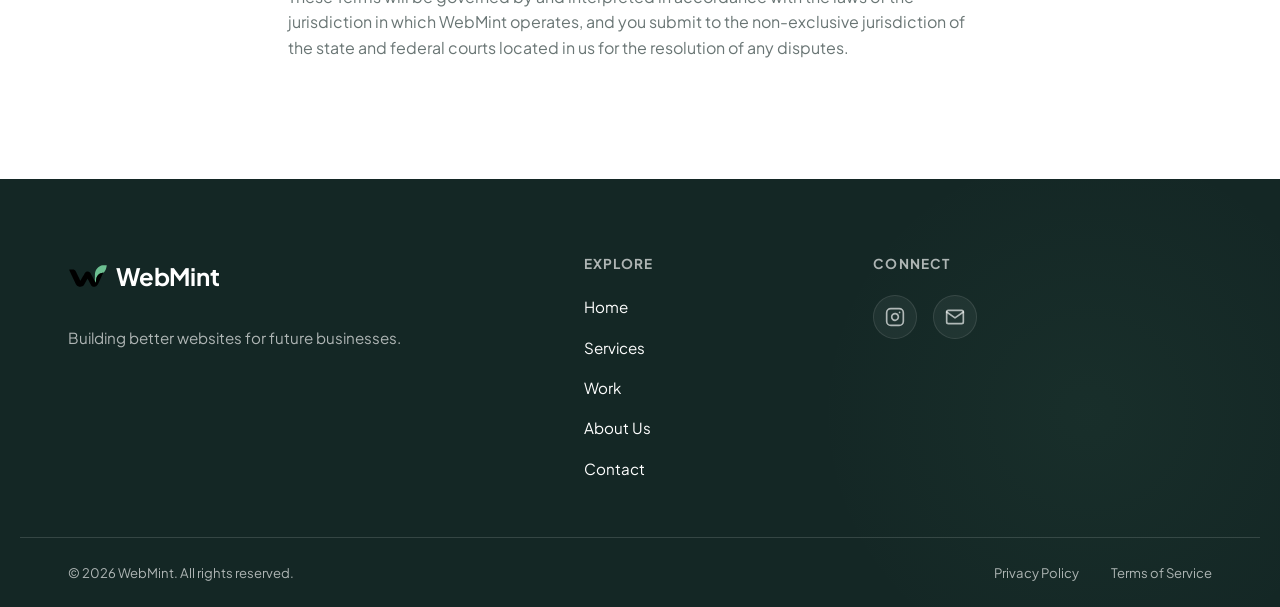
<file: terms-of-service.html>
<!DOCTYPE html>
<html lang="en">
<head>
  <meta charset="UTF-8">
  <meta name="viewport" content="width=device-width, initial-scale=1.0">
  <title>Terms of Service — WebMint</title>
  <meta name="description" content="Terms of Service for WebMint">

  <link rel="icon" type="image/svg+xml" href="Assets/webmint-icon.svg">
  <meta name="theme-color" content="#142725">

  <link rel="preconnect" href="https://fonts.googleapis.com">
  <link rel="preconnect" href="https://fonts.gstatic.com" crossorigin>
  <link href="https://fonts.googleapis.com/css2?family=Plus+Jakarta+Sans:ital,wght@0,400;0,500;0,600;0,700;0,800;1,500&display=swap" rel="stylesheet">

  <link rel="stylesheet" href="styles.css">
  <style>
    .legal-content {
      padding-block: var(--section-pad);
      max-width: 800px;
      margin: 0 auto;
    }
    .legal-content h1 {
      font-size: clamp(2rem, 5vw, 3rem);
      margin-bottom: 2rem;
      margin-top: 4rem;
    }
    .legal-content h2 {
      font-size: 1.5rem;
      margin-top: 2.5rem;
      margin-bottom: 1rem;
    }
    .legal-content p, .legal-content ul {
      margin-bottom: 1rem;
      color: var(--text-secondary);
    }
    .legal-content ul {
      padding-left: 1.5rem;
      list-style-type: disc;
    }
  </style>
</head>
<body>

  <!-- ============ NAVIGATION ============ -->
  <header class="nav" id="siteNav">
    <div class="nav__inner container">
      <a href="index.html" class="nav__brand" aria-label="WebMint — home">
        <span class="nav__mark" aria-hidden="true">
          <img src="Assets/webmint-icon.svg" alt="WebMint Logo" style="width: 100%; height: 100%; object-fit: contain;">
        </span>
        <span class="nav__wordmark">WebMint</span>
      </a>

      <nav class="nav__links" aria-label="Primary">
        <a href="index.html#top">Home</a>
        <a href="index.html#services">Services</a>
        <a href="index.html#work">Work</a>
        <a href="index.html#about-us">About Us</a>
        <a href="index.html#contact">Contact</a>
      </nav>

      <a href="https://wa.me/917001810517" target="_blank" rel="noopener noreferrer" class="btn btn--nav">Let's Talk <span aria-hidden="true">→</span></a>

      <button class="nav__toggle" id="navToggle" aria-label="Open menu" aria-expanded="false" aria-controls="mobileMenu">
        <span></span><span></span><span></span>
      </button>
    </div>
  </header>

  <main id="main">
    <div class="container legal-content">
      <h1>Terms of Service</h1>
      <p>Last updated: September 15, 2026</p>
      
      <p>Welcome to WebMint!</p>
      <p>These terms and conditions outline the rules and regulations for the use of WebMint's Website.</p>
      <p>By accessing this website we assume you accept these terms and conditions. Do not continue to use WebMint if you do not agree to take all of the terms and conditions stated on this page.</p>
      
      <h2>1. Intellectual Property Rights</h2>
      <p>Other than the content you own, under these Terms, WebMint and/or its licensors own all the intellectual property rights and materials contained in this Website.</p>
      <p>You are granted limited license only for purposes of viewing the material contained on this Website.</p>
      
      <h2>2. Restrictions</h2>
      <p>You are specifically restricted from all of the following:</p>
      <ul>
        <li>Publishing any Website material in any other media</li>
        <li>Selling, sublicensing and/or otherwise commercializing any Website material</li>
        <li>Publicly performing and/or showing any Website material</li>
        <li>Using this Website in any way that is or may be damaging to this Website</li>
        <li>Using this Website in any way that impacts user access to this Website</li>
      </ul>
      
      <h2>3. Limitation of liability</h2>
      <p>In no event shall WebMint, nor any of its officers, directors and employees, shall be held liable for anything arising out of or in any way connected with your use of this Website whether such liability is under contract. WebMint, including its officers, directors and employees shall not be held liable for any indirect, consequential or special liability arising out of or in any way related to your use of this Website.</p>
      
      <h2>4. Severability</h2>
      <p>If any provision of these Terms is found to be invalid under any applicable law, such provisions shall be deleted without affecting the remaining provisions herein.</p>
      
      <h2>5. Variation of Terms</h2>
      <p>WebMint is permitted to revise these Terms at any time as it sees fit, and by using this Website you are expected to review these Terms on a regular basis.</p>
      
      <h2>6. Governing Law & Jurisdiction</h2>
      <p>These Terms will be governed by and interpreted in accordance with the laws of the jurisdiction in which WebMint operates, and you submit to the non-exclusive jurisdiction of the state and federal courts located in us for the resolution of any disputes.</p>
    </div>
  </main>

  <!-- ============ FOOTER ============ -->
  <footer class="footer">
    <div class="footer__glow" aria-hidden="true"></div>
    <div class="container footer__inner">
      <div class="footer__brand">
        <a href="index.html#top" class="nav__brand" aria-label="WebMint — home" style="align-items: center; gap: 0.5rem;">
          <span class="nav__mark nav__mark--footer" aria-hidden="true" style="width: 40px; height: 40px; display: inline-flex;">
            <img src="Assets/webmint-icon.svg" alt="WebMint Logo" style="width: 100%; height: 100%; object-fit: contain;">
          </span>
          <span class="nav__wordmark nav__wordmark--footer" style="font-size: 1.5rem;">WebMint</span>
        </a>
        <p class="footer__tagline" style="margin-top: 1.5rem;">Building better websites for future businesses.</p>
      </div>

      <div class="footer__links-group">
        <h4 class="footer__heading">Explore</h4>
        <nav class="footer__nav" aria-label="Footer">
          <a href="index.html#top">Home</a>
          <a href="index.html#services">Services</a>
          <a href="index.html#work">Work</a>
          <a href="index.html#about-us">About Us</a>
          <a href="index.html#contact">Contact</a>
        </nav>
      </div>

      <div class="footer__social-group">
        <h4 class="footer__heading">Connect</h4>
        <ul class="footer__social">
          <li><a href="https://www.instagram.com/webmint.agency/?utm_source=ig_web_button_share_sheet" target="_blank" rel="noopener" aria-label="Instagram">
            <svg xmlns="http://www.w3.org/2000/svg" width="20" height="20" viewBox="0 0 24 24" fill="none" stroke="currentColor" stroke-width="2" stroke-linecap="round" stroke-linejoin="round" class="footer__social-icon"><rect x="2" y="2" width="20" height="20" rx="5" ry="5"></rect><path d="M16 11.37A4 4 0 1 1 12.63 8 4 4 0 0 1 16 11.37z"></path><line x1="17.5" y1="6.5" x2="17.51" y2="6.5"></line></svg>
          </a></li>
          <li><a href="mailto:agency.webmint@gmail.com" aria-label="Email">
            <svg xmlns="http://www.w3.org/2000/svg" width="20" height="20" viewBox="0 0 24 24" fill="none" stroke="currentColor" stroke-width="2" stroke-linecap="round" stroke-linejoin="round" class="footer__social-icon"><path d="M4 4h16c1.1 0 2 .9 2 2v12c0 1.1-.9 2-2 2H4c-1.1 0-2-.9-2-2V6c0-1.1.9-2 2-2z"></path><polyline points="22,6 12,13 2,6"></polyline></svg>
          </a></li>
        </ul>
      </div>
    </div>
    <div class="container footer__bottom">
      <p>© 2026 WebMint. All rights reserved.</p>
      <div class="footer__legal">
        <a href="privacy-policy.html">Privacy Policy</a>
        <a href="terms-of-service.html">Terms of Service</a>
      </div>
    </div>
  </footer>

  <script src="script.js"></script>
</body>
</html>
</file>
<file: styles.css>
/* ==========================================================================
   WebMint — Stylesheet
   Design system: charcoal + mint accent, editorial layout, restrained motion.
   ========================================================================== */

/* ---------- Design tokens ---------- */
:root {
  /* Brand colour system */
  --color-dark: #142725;
  --color-dark-2: #1A2928;
  --color-mint: #6CBF91;
  --color-mint-light: #F1F7F3;
  /* Deeper mint reserved for text on light backgrounds — the base
     --color-mint doesn't meet WCAG AA contrast as text on white. */
  --color-mint-deep: #2F7D57;
  --color-white: #FFFFFF;
  --color-grey: #E3E5E4;

  /* Semantic colour roles */
  --text-primary: var(--color-dark);
  --text-secondary: rgba(20, 39, 37, 0.64);
  --text-on-dark: #FFFFFF;
  --text-on-dark-secondary: rgba(255, 255, 255, 0.66);
  --bg-page: var(--color-white);
  --bg-alt: var(--color-mint-light);
  --bg-dark: var(--color-dark);
  --border-light: var(--color-grey);
  --border-on-dark: rgba(255, 255, 255, 0.14);

  /* Type */
  --font-base: "Plus Jakarta Sans", -apple-system, BlinkMacSystemFont, "Segoe UI", sans-serif;

  /* Layout */
  --container-w: 1240px;
  --container-pad: clamp(1.25rem, 4vw, 3rem);
  --section-pad: clamp(4.5rem, 8vw, 8rem);

  /* Radius + shadow — used sparingly */
  --radius-sm: 8px;
  --radius-md: 14px;
  --radius-lg: 24px;
  --shadow-soft: 0 20px 60px -30px rgba(20, 39, 37, 0.35);

  /* Motion */
  --ease: cubic-bezier(0.22, 1, 0.36, 1);
  --dur-fast: 0.2s;
  --dur-med: 0.5s;
}

/* ---------- Reset ---------- */
*, *::before, *::after { box-sizing: border-box; }
* { margin: 0; padding: 0; }

html {
  scroll-behavior: smooth;
  -webkit-text-size-adjust: 100%;
}

body {
  font-family: var(--font-base);
  color: var(--text-primary);
  background: var(--bg-page);
  line-height: 1.6;
  font-size: 16px;
  -webkit-font-smoothing: antialiased;
  -moz-osx-font-smoothing: grayscale;
  overflow-x: hidden;
}

img, svg { display: block; max-width: 100%; }
a { color: inherit; text-decoration: none; }
ul, ol { list-style: none; }
button, input, select, textarea { font: inherit; color: inherit; background: none; border: none; }
button { cursor: pointer; }
h1, h2, h3, h4 { font-weight: 700; line-height: 1.15; letter-spacing: -0.02em; }

@media (prefers-reduced-motion: reduce) {
  html { scroll-behavior: auto; }
  *, *::before, *::after {
    animation-duration: 0.01ms !important;
    animation-iteration-count: 1 !important;
    transition-duration: 0.01ms !important;
    scroll-behavior: auto !important;
  }
}

/* Visible focus states everywhere */
a:focus-visible,
button:focus-visible,
input:focus-visible,
select:focus-visible,
textarea:focus-visible {
  outline: 2px solid var(--color-mint);
  outline-offset: 3px;
  border-radius: 4px;
}

.skip-link {
  position: absolute;
  left: -9999px;
  top: 0;
  background: var(--color-dark);
  color: #fff;
  padding: 0.75rem 1.25rem;
  z-index: 999;
  border-radius: 0 0 8px 0;
}
.skip-link:focus {
  left: 0;
}

/* ---------- Layout helpers ---------- */
.container {
  max-width: var(--container-w);
  margin-inline: auto;
  padding-inline: var(--container-pad);
}

.section-head {
  max-width: 640px;
  margin-bottom: clamp(2.5rem, 5vw, 4rem);
}

.section-head__title {
  font-size: clamp(2rem, 1.5rem + 2vw, 3rem);
  margin-bottom: 0.9rem;
  text-transform: uppercase;
}

.section-head__desc {
  font-size: 1.0625rem;
  color: var(--text-secondary);
  max-width: 46ch;
}

/* ---------- Buttons ---------- */
.btn {
  display: inline-flex;
  align-items: center;
  justify-content: center;
  gap: 0.5rem;
  font-weight: 600;
  font-size: 0.95rem;
  padding: 0.9rem 1.6rem;
  border-radius: var(--radius-sm);
  white-space: nowrap;
  transition: transform var(--dur-fast) var(--ease), background var(--dur-fast) var(--ease), color var(--dur-fast) var(--ease), border-color var(--dur-fast) var(--ease);
}

.btn span { transition: transform var(--dur-fast) var(--ease); }
.btn:hover span { transform: translateX(3px); }

.btn--primary {
  background: var(--color-dark);
  color: #fff;
}
.btn--primary:hover { background: var(--color-mint); color: var(--color-dark); }

.btn--secondary {
  border: 1px solid var(--border-light);
  color: var(--text-primary);
}
.btn--secondary:hover { border-color: var(--color-dark); }

.btn--nav {
  padding: 0.7rem 1.35rem;
  font-size: 0.9rem;
}

.btn--block { width: 100%; }

/* ==========================================================================
   NAVIGATION
   ========================================================================== */
.nav {
  position: sticky;
  top: 0;
  z-index: 100;
  background: rgba(255, 255, 255, 0);
  border-bottom: 1px solid transparent;
  transition: background var(--dur-fast) var(--ease), border-color var(--dur-fast) var(--ease), box-shadow var(--dur-fast) var(--ease);
}

.nav.is-scrolled {
  background: rgba(255, 255, 255, 0.85);
  backdrop-filter: blur(14px);
  -webkit-backdrop-filter: blur(14px);
  border-bottom-color: var(--border-light);
  box-shadow: 0 8px 30px -20px rgba(20, 39, 37, 0.25);
}

.nav__inner {
  display: flex;
  align-items: center;
  justify-content: space-between;
  gap: 1.5rem;
  padding-block: 1.15rem;
}

.nav__brand {
  display: inline-flex;
  align-items: center;
  gap: 0.6rem;
  flex-shrink: 0;
}

.nav__mark {
  width: 30px;
  height: 30px;
  color: var(--color-dark);
}
.nav__mark--footer { color: #fff; }

.nav__wordmark {
  font-weight: 700;
  font-size: 1.15rem;
  letter-spacing: -0.01em;
  color: var(--color-dark);
}
.nav__wordmark--footer { color: #fff; }

.nav__links {
  display: flex;
  align-items: center;
  gap: 2.25rem;
  margin-inline: auto;
  font-size: 0.95rem;
  font-weight: 500;
}

.nav__links a {
  position: relative;
  padding-block: 0.25rem;
}
.nav__links a::after {
  content: "";
  position: absolute;
  left: 0; right: 100%;
  bottom: 0;
  height: 1px;
  background: var(--color-mint);
  transition: right var(--dur-fast) var(--ease);
}
.nav__links a:hover::after { right: 0; }

.nav__toggle {
  display: none;
  flex-direction: column;
  justify-content: center;
  gap: 5px;
  width: 34px;
  height: 34px;
}
.nav__toggle span {
  display: block;
  width: 100%;
  height: 2px;
  background: var(--color-dark);
  border-radius: 2px;
  transition: transform var(--dur-fast) var(--ease), opacity var(--dur-fast) var(--ease);
}
.nav__toggle[aria-expanded="true"] span:nth-child(1) { transform: translateY(7px) rotate(45deg); }
.nav__toggle[aria-expanded="true"] span:nth-child(2) { opacity: 0; }
.nav__toggle[aria-expanded="true"] span:nth-child(3) { transform: translateY(-7px) rotate(-45deg); }

.mobile-menu {
  display: none;
  position: fixed;
  inset: 0;
  top: 0;
  background: var(--color-white);
  padding: 6.5rem 1.5rem 2.5rem;
  flex-direction: column;
  justify-content: space-between;
  z-index: 90;
  transform: translateY(-8px);
  opacity: 0;
  pointer-events: none;
  transition: opacity var(--dur-med) var(--ease), transform var(--dur-med) var(--ease);
}
.mobile-menu[data-state="open"] {
  opacity: 1;
  transform: translateY(0);
  pointer-events: auto;
}
.mobile-menu nav {
  display: flex;
  flex-direction: column;
  gap: 1.75rem;
}
.mobile-menu nav a {
  font-size: 1.75rem;
  font-weight: 600;
  letter-spacing: -0.02em;
}

/* ==========================================================================
   HERO
   ========================================================================== */
.hero {
  position: relative;
  padding-top: clamp(3rem, 7vw, 6rem);
  padding-bottom: clamp(4rem, 8vw, 7rem);
  overflow: hidden;
}

.hero__bg {
  position: absolute;
  inset: 0;
  background:
    radial-gradient(680px 420px at 82% 18%, rgba(108, 191, 145, 0.16), transparent 65%),
    radial-gradient(500px 400px at 0% 90%, rgba(108, 191, 145, 0.08), transparent 60%);
  pointer-events: none;
  z-index: -1;
}

.hero__inner {
  display: grid;
  grid-template-columns: minmax(0, 0.92fr) minmax(0, 1.08fr);
  align-items: center;
  gap: clamp(2.5rem, 5vw, 4rem);
}

.hero__kicker {
  font-size: 0.9rem;
  font-weight: 600;
  color: var(--color-mint-deep);
  margin-bottom: 1.25rem;
  padding-left: 1.1rem;
  position: relative;
}
.hero__kicker::before {
  content: "";
  position: absolute;
  left: 0; top: 50%;
  translate: 0 -50%;
  width: 6px; height: 6px;
  background: var(--color-mint);
  border-radius: 50%;
}

.hero__title {
  font-size: clamp(2.6rem, 1.9rem + 3vw, 4.1rem);
  letter-spacing: -0.03em;
  color: var(--color-dark);
  margin-bottom: 1.5rem;
  text-wrap: balance;
}
.hero__title-accent { color: var(--color-mint-deep); }

.hero__desc {
  font-size: 1.125rem;
  color: var(--text-secondary);
  max-width: 46ch;
  margin-bottom: 2.25rem;
}

.hero__actions {
  display: flex;
  flex-wrap: wrap;
  gap: 1rem;
}

/* --- Hero visual: browser + phone mockup composition --- */
.hero__visual {
  position: relative;
  min-height: 420px;
}

.hero__glow {
  position: absolute;
  width: 420px; height: 420px;
  right: -60px; top: -40px;
  background: radial-gradient(circle, rgba(108,191,145,0.35) 0%, rgba(108,191,145,0) 70%);
  filter: blur(10px);
  z-index: 0;
}

.browser-mock {
  position: relative;
  background: #fff;
  border: 1px solid var(--border-light);
  border-radius: var(--radius-md);
  box-shadow: var(--shadow-soft);
  overflow: hidden;
  z-index: 1;
  animation: floatSlow 7s ease-in-out infinite;
}

.browser-mock__bar {
  display: flex;
  align-items: center;
  gap: 0.4rem;
  padding: 0.7rem 0.9rem;
  border-bottom: 1px solid var(--border-light);
  background: var(--color-mint-light);
}
.browser-mock__dot {
  width: 7px; height: 7px;
  border-radius: 50%;
  background: var(--border-light);
}
.browser-mock__url {
  margin-left: 0.75rem;
  font-size: 0.7rem;
  color: var(--text-secondary);
  background: #fff;
  border: 1px solid var(--border-light);
  border-radius: 5px;
  padding: 0.2rem 0.7rem;
}

.browser-mock__body { padding: 1.4rem; }

.browser-mock__nav {
  display: flex;
  align-items: center;
  gap: 0.6rem;
  margin-bottom: 1.5rem;
}
.browser-mock__logo {
  width: 16px; height: 16px;
  border-radius: 4px;
  background: var(--color-mint);
}
.browser-mock__navline {
  width: 34px; height: 6px;
  border-radius: 3px;
  background: var(--color-grey);
}
.browser-mock__navpill {
  margin-left: auto;
  width: 52px; height: 16px;
  border-radius: 20px;
  background: var(--color-dark);
}

.browser-mock__hero { margin-bottom: 1.4rem; }
.browser-mock__line {
  display: block;
  height: 11px;
  border-radius: 3px;
  background: var(--color-dark);
  margin-bottom: 0.55rem;
}
.browser-mock__line--lg { width: 78%; height: 15px; }
.browser-mock__line--sm { width: 52%; }
.browser-mock__line--body {
  background: var(--color-grey);
  width: 60%;
  height: 8px;
  margin-top: 0.3rem;
  margin-bottom: 1rem;
}
.browser-mock__cta {
  display: block;
  width: 96px; height: 26px;
  border-radius: 6px;
  background: var(--color-mint);
}

.browser-mock__grid {
  display: grid;
  grid-template-columns: repeat(3, 1fr);
  gap: 0.6rem;
}
.browser-mock__card {
  height: 54px;
  border-radius: 7px;
  background: var(--color-mint-light);
  border: 1px solid var(--border-light);
}

.phone-mock {
  position: absolute;
  right: -6%;
  bottom: -8%;
  width: 150px;
  background: var(--color-dark);
  border-radius: 22px;
  padding: 10px 8px;
  box-shadow: var(--shadow-soft);
  z-index: 2;
  animation: floatSlow 8s ease-in-out 1.5s infinite;
}
.phone-mock__notch {
  width: 44px; height: 5px;
  background: rgba(255,255,255,0.25);
  border-radius: 4px;
  margin: 0 auto 8px;
}
.phone-mock__body {
  background: #fff;
  border-radius: 14px;
  padding: 0.9rem 0.7rem;
  min-height: 190px;
}
.phone-mock__line {
  display: block;
  height: 8px;
  width: 70%;
  border-radius: 3px;
  background: var(--color-grey);
  margin-bottom: 0.5rem;
}
.phone-mock__line--lg {
  width: 85%;
  height: 11px;
  background: var(--color-dark);
  margin-bottom: 0.7rem;
}
.phone-mock__block {
  display: block;
  height: 46px;
  border-radius: 8px;
  background: var(--color-mint-light);
  border: 1px solid var(--border-light);
  margin-top: 0.7rem;
}
.phone-mock__block--sm { height: 26px; background: var(--color-mint); border: none; }

.hero__badge {
  position: absolute;
  left: -8%;
  bottom: 6%;
  display: flex;
  align-items: center;
  gap: 0.5rem;
  background: #fff;
  border: 1px solid var(--border-light);
  border-radius: 40px;
  padding: 0.6rem 1rem 0.6rem 0.8rem;
  font-size: 0.78rem;
  font-weight: 600;
  box-shadow: var(--shadow-soft);
  z-index: 2;
  animation: floatSlow 6s ease-in-out 3s infinite;
}
.hero__badge-dot {
  width: 7px; height: 7px;
  border-radius: 50%;
  background: var(--color-mint);
  box-shadow: 0 0 0 3px rgba(108,191,145,0.25);
}

@keyframes floatSlow {
  0%, 100% { transform: translateY(0); }
  50% { transform: translateY(-10px); }
}

/* ==========================================================================
   SERVICES (dark section)
   ========================================================================== */
.services {
  background: var(--bg-dark);
  color: #fff;
  padding-block: var(--section-pad);
}
.services .section-head__title { color: #fff; }
.services .section-head__desc { color: var(--text-on-dark-secondary); }

.service-list {
  display: grid;
  grid-template-columns: 1fr 1fr;
  border-top: 1px solid var(--border-on-dark);
}

.service-item {
  display: flex;
  align-items: center;
  gap: 1.25rem;
  padding: 2rem 1.5rem 2rem 0;
  border-bottom: 1px solid var(--border-on-dark);
  transition: padding-left var(--dur-med) var(--ease);
}
.service-item:nth-child(odd) { border-right: 1px solid var(--border-on-dark); padding-right: 1.75rem; }
.service-item:nth-child(even) { padding-left: 1.75rem; }

.service-item:hover { padding-left: 0.5rem; }
.service-item:nth-child(even):hover { padding-left: 2.25rem; }

.service-item__num {
  font-size: 0.85rem;
  color: var(--color-mint);
  font-weight: 600;
  flex-shrink: 0;
  width: 28px;
}

.service-item__body { flex: 1; }
.service-item__body h3 {
  font-size: 1.2rem;
  margin-bottom: 0.4rem;
}
.service-item__body p {
  color: var(--text-on-dark-secondary);
  font-size: 0.95rem;
  max-width: 34ch;
}

.service-item__arrow {
  font-size: 1.1rem;
  color: var(--color-mint);
  opacity: 0;
  transform: translateX(-6px);
  transition: opacity var(--dur-fast) var(--ease), transform var(--dur-fast) var(--ease);
}
.service-item:hover .service-item__arrow { opacity: 1; transform: translateX(0); }

/* ==========================================================================
   SELECTED WORK
   ========================================================================== */
.work {
  padding-block: var(--section-pad);
}

.work-list {
  display: flex;
  flex-direction: column;
  gap: clamp(3.5rem, 7vw, 6rem);
}

.work-item {
  display: grid;
  grid-template-columns: 1.35fr 1fr;
  gap: clamp(2rem, 4vw, 3.5rem);
  align-items: center;
}
.work-item--reverse { grid-template-columns: 1fr 1.35fr; }
.work-item--reverse .work-item__visual { order: 2; }
.work-item--reverse .work-item__info { order: 1; }

.work-item__visual {
  position: relative;
  display: block;
  border-radius: var(--radius-lg);
  overflow: hidden;
  border: 1px solid var(--border-light);
  aspect-ratio: 4 / 3;
  transition: transform var(--dur-med) var(--ease), box-shadow var(--dur-med) var(--ease);
}
.work-item__visual:hover {
  transform: translateY(-6px);
  box-shadow: var(--shadow-soft);
}
.work-item__visual:hover .site-mock { transform: scale(1.03); }

.mockup-tag {
  position: absolute;
  top: 1rem; left: 1rem;
  z-index: 3;
  background: rgba(20, 39, 37, 0.85);
  color: #fff;
  font-size: 0.72rem;
  font-weight: 600;
  padding: 0.4rem 0.75rem;
  border-radius: 20px;
  backdrop-filter: blur(6px);
}

.site-mock {
  width: 100%;
  height: 100%;
  padding: clamp(1.1rem, 3vw, 1.9rem);
  display: flex;
  flex-direction: column;
  transition: transform var(--dur-med) var(--ease);
}

.site-mock--finflare { background: linear-gradient(160deg, #0F211F 0%, #16302C 100%); }
.site-mock--lumiere { background: linear-gradient(160deg, #F3EFE9 0%, #E7E0D6 100%); }
.site-mock--orbit { background: linear-gradient(160deg, #142725 0%, #234840 100%); }
.site-mock--terra { background: linear-gradient(160deg, #EFF3EA 0%, #DCE4D4 100%); }

.site-mock__top {
  display: flex;
  align-items: center;
  gap: 0.5rem;
  margin-bottom: clamp(1.2rem, 3vw, 2.2rem);
}
.site-mock__logo { width: 14px; height: 14px; border-radius: 4px; background: var(--color-mint); }
.site-mock__navline { width: 28px; height: 5px; border-radius: 3px; background: rgba(255,255,255,0.35); }
.site-mock--lumiere .site-mock__navline,
.site-mock--terra .site-mock__navline { background: rgba(20,39,37,0.3); }
.site-mock__pill { margin-left: auto; width: 44px; height: 14px; border-radius: 20px; background: var(--color-mint); }

.site-mock__hero { flex: 1; display: flex; flex-direction: column; justify-content: center; gap: 0.6rem; }
.site-mock__hero--center { align-items: center; text-align: center; }
.site-mock__eyebrow { width: 60px; height: 6px; border-radius: 3px; background: var(--color-mint); margin-bottom: 0.3rem; }
.site-mock__headline { display: block; width: 82%; height: 16px; border-radius: 4px; background: rgba(255,255,255,0.9); }
.site-mock__headline--short { width: 55%; }
.site-mock--lumiere .site-mock__headline,
.site-mock--terra .site-mock__headline { background: rgba(20,39,37,0.75); }
.site-mock__btn { margin-top: 0.6rem; width: 90px; height: 22px; border-radius: 6px; background: var(--color-mint); }

.site-mock__panel { display: flex; align-items: flex-end; }
.site-mock__chart {
  width: 100%; height: 60px;
  border-radius: 8px;
  background:
    linear-gradient(90deg, rgba(108,191,145,0.5) 0%, rgba(108,191,145,0.15) 100%);
  border: 1px solid rgba(255,255,255,0.15);
}

.site-mock__split { display: grid; grid-template-columns: 1fr 0.8fr; gap: 1rem; flex: 1; align-items: center; }
.site-mock__split-text { display: flex; flex-direction: column; gap: 0.5rem; }
.site-mock__split-image { height: 100%; min-height: 80px; border-radius: 8px; background: linear-gradient(145deg, #C9B79C, #8C9A78); }

.site-mock__cards { display: grid; grid-template-columns: repeat(3, 1fr); gap: 0.5rem; margin-top: auto; }
.site-mock__cards span { height: 34px; border-radius: 7px; background: rgba(255,255,255,0.12); }

.site-mock__shop { flex: 1; display: grid; grid-template-columns: repeat(3, 1fr); gap: 0.6rem; align-content: center; }
.site-mock__product { aspect-ratio: 1; border-radius: 8px; background: rgba(20,39,37,0.12); border: 1px solid rgba(20,39,37,0.15); }
.site-mock__product:nth-child(2) { background: rgba(108,191,145,0.35); }

.work-item__meta {
  font-size: 0.85rem;
  font-weight: 600;
  color: var(--color-mint-deep);
  margin-bottom: 0.75rem;
}

.work-item__title {
  font-size: clamp(1.6rem, 1.3rem + 1vw, 2.1rem);
  margin-bottom: 0.75rem;
}

.work-item__desc {
  color: var(--text-secondary);
  margin-bottom: 1.1rem;
  max-width: 40ch;
}

.work-item__services {
  display: flex;
  flex-wrap: wrap;
  gap: 0.5rem;
  margin-bottom: 1.4rem;
}
.work-item__services span {
  font-size: 0.78rem;
  font-weight: 500;
  border: 1px solid var(--border-light);
  border-radius: 20px;
  padding: 0.3rem 0.75rem;
  color: var(--text-secondary);
}

.work-item__link {
  display: inline-flex;
  align-items: center;
  gap: 0.4rem;
  font-weight: 600;
  font-size: 0.95rem;
  border-bottom: 1px solid var(--color-dark);
  padding-bottom: 0.2rem;
}
.work-item__link span { transition: transform var(--dur-fast) var(--ease); }
.work-item__link:hover span { transform: translateX(4px); }

/* ==========================================================================
   WHY WEBMINT
   ========================================================================== */
.why {
  background: var(--bg-alt);
  padding-block: var(--section-pad);
}

.why__inner {
  display: grid;
  grid-template-columns: 1fr 1fr;
  gap: clamp(2.5rem, 5vw, 5rem);
  align-items: start;
}

.why__title {
  font-size: clamp(1.9rem, 1.4rem + 2vw, 2.75rem);
  margin-bottom: 1.25rem;
  text-transform: uppercase;
}
.why__title span { color: var(--color-mint-deep); }

.why__desc {
  color: var(--text-secondary);
  max-width: 42ch;
  font-size: 1.05rem;
}

.principles {
  display: grid;
  grid-template-columns: 1fr 1fr;
  gap: 2.25rem 2rem;
}

.principle__num {
  display: inline-block;
  font-size: 0.85rem;
  font-weight: 600;
  color: var(--color-mint-deep);
  margin-bottom: 0.6rem;
}
.principle h3 { font-size: 1.1rem; margin-bottom: 0.5rem; }
.principle p { color: var(--text-secondary); font-size: 0.95rem; }

/* ==========================================================================
   PROCESS
   ========================================================================== */
.process { padding-block: var(--section-pad); }

.process-list {
  display: grid;
  grid-template-columns: repeat(5, 1fr);
  gap: 1.5rem;
  position: relative;
  counter-reset: step;
}

.process-list::before {
  content: "";
  position: absolute;
  top: 12px;
  left: 0; right: 0;
  height: 1px;
  background: var(--border-light);
}

.process-list::after {
  content: "";
  position: absolute;
  top: 12px;
  left: 0;
  width: var(--process-progress, 100%);
  height: 1px;
  background: var(--color-mint);
  transition: width 1s var(--ease);
}

.process-step {
  position: relative;
  padding-top: 2.25rem;
}

.process-step::before {
  content: "";
  position: absolute;
  top: 6px;
  left: 0;
  width: 13px; height: 13px;
  border-radius: 50%;
  background: var(--color-mint);
  border: 3px solid var(--bg-page);
  box-shadow: 0 0 0 1px var(--color-mint);
}

.process-step__num {
  display: block;
  font-size: 0.8rem;
  font-weight: 600;
  color: var(--color-mint-deep);
  margin-bottom: 0.6rem;
}
.process-step h3 { font-size: 1.05rem; margin-bottom: 0.4rem; }
.process-step p { color: var(--text-secondary); font-size: 0.9rem; }

/* ==========================================================================
   SOCIAL PROOF
   ========================================================================== */
.proof {
  padding-block: clamp(3.5rem, 6vw, 5.5rem);
  border-top: 1px solid var(--border-light);
  border-bottom: 1px solid var(--border-light);
}

.proof__inner {
  display: flex;
  flex-direction: column;
  gap: 2.5rem;
}

.proof__note {
  color: var(--text-secondary);
  max-width: 56ch;
  font-size: 0.98rem;
}

.proof__stats {
  display: grid;
  grid-template-columns: repeat(4, 1fr);
  gap: 1.5rem;
}
.proof__stats li { display: flex; flex-direction: column; gap: 0.4rem; }
.proof__value {
  font-size: clamp(1.8rem, 1.4rem + 1.5vw, 2.5rem);
  font-weight: 700;
  color: var(--color-mint-deep);
}
.proof__label {
  font-size: 0.85rem;
  color: var(--text-secondary);
}

/* ==========================================================================
   ABOUT US
   ========================================================================== */
.about-us {
  background: var(--bg-page);
}

.team-grid {
  display: grid;
  grid-template-columns: repeat(auto-fit, minmax(min(280px, 100%), 1fr));
  gap: 2rem;
  margin-top: 4rem;
}

.team-member {
  display: flex;
  flex-direction: column;
  align-items: center;
  text-align: center;
  padding: 2.5rem 2rem;
  background: var(--bg-alt);
  border-radius: var(--radius-lg);
  transition: transform var(--dur-med) var(--ease), box-shadow var(--dur-med) var(--ease);
}

.team-member:hover {
  transform: translateY(-8px);
  box-shadow: var(--shadow-soft);
}

.team-member__pic {
  width: 140px;
  height: 140px;
  border-radius: 50%;
  background: var(--color-mint);
  margin-bottom: 1.5rem;
  display: flex;
  align-items: center;
  justify-content: center;
  overflow: hidden;
  box-shadow: inset 0 0 0 4px var(--color-white);
  /* Subdued geometric placeholder pattern */
  background-image: radial-gradient(var(--color-mint-deep) 15%, transparent 15%), radial-gradient(var(--color-mint-deep) 15%, transparent 15%);
  background-size: 20px 20px;
  background-position: 0 0, 10px 10px;
  opacity: 0.9;
}

.team-member__name {
  font-size: 1.5rem;
  margin-bottom: 0.25rem;
  color: var(--text-primary);
}

.team-member__role {
  font-size: 0.95rem;
  color: var(--color-mint-deep);
  font-weight: 600;
  margin-bottom: 1.2rem;
}

.team-member__social {
  display: flex;
  gap: 1rem;
}

.team-member__social a {
  display: flex;
  align-items: center;
  justify-content: center;
  width: 44px;
  height: 44px;
  border-radius: 50%;
  background: var(--color-white);
  color: var(--text-primary);
  transition: background-color var(--dur-fast), color var(--dur-fast), transform var(--dur-fast);
  box-shadow: 0 4px 12px rgba(20, 39, 37, 0.05);
}

.team-member__social a:hover {
  background: var(--color-mint);
  color: var(--color-white);
  transform: translateY(-3px);
  box-shadow: 0 8px 16px rgba(20, 39, 37, 0.1);
}

.team-member__social svg {
  width: 20px;
  height: 20px;
}

/* ==========================================================================
   CONTACT / FINAL CTA
   ========================================================================== */
.contact {
  position: relative;
  background: var(--bg-dark);
  color: #fff;
  padding-block: var(--section-pad);
  overflow: hidden;
}

.contact__w {
  position: absolute;
  font-size: 60rem;
  font-weight: 800;
  line-height: 1;
  color: rgba(255, 255, 255, 0.025);
  right: -8%;
  top: -32%;
  pointer-events: none;
  user-select: none;
  z-index: 0;
}

.contact::before {
  content: "";
  position: absolute;
  width: 560px; height: 560px;
  background: radial-gradient(circle, rgba(108,191,145,0.18) 0%, rgba(108,191,145,0) 70%);
  left: -10%;
  bottom: -20%;
  z-index: 0;
}

.contact__inner {
  position: relative;
  z-index: 1;
  display: grid;
  grid-template-columns: 0.85fr 1.15fr;
  gap: clamp(2.5rem, 5vw, 5rem);
}

.contact__title {
  font-size: clamp(2.1rem, 1.6rem + 2.2vw, 3.1rem);
  margin-bottom: 1rem;
  text-transform: uppercase;
}

.contact__desc {
  color: var(--text-on-dark-secondary);
  font-size: 1.05rem;
  max-width: 38ch;
  margin-bottom: 2.5rem;
}

.contact__direct {
  display: flex;
  flex-direction: column;
  gap: 1.1rem;
  border-top: 1px solid var(--border-on-dark);
  padding-top: 1.5rem;
}
.contact__direct li { display: flex; flex-direction: column; gap: 0.2rem; }
.contact__direct span {
  font-size: 0.78rem;
  text-transform: uppercase;
  letter-spacing: 0.06em;
  color: var(--text-on-dark-secondary);
}
.contact__direct a { font-weight: 600; }
.contact__direct a:hover { color: var(--color-mint); }

/* --- Form --- */
.form {
  background: rgba(255, 255, 255, 0.04);
  border: 1px solid var(--border-on-dark);
  border-radius: var(--radius-lg);
  padding: clamp(1.5rem, 3vw, 2.5rem);
  display: flex;
  flex-direction: column;
  gap: 1.25rem;
}

.form__row {
  display: grid;
  grid-template-columns: 1fr 1fr;
  gap: 1.25rem;
}

.form__group {
  display: flex;
  flex-direction: column;
  gap: 0.5rem;
}

.form__group label {
  font-size: 0.85rem;
  font-weight: 600;
  color: var(--text-on-dark-secondary);
}

.form__group input,
.form__group select,
.form__group textarea {
  background: rgba(255, 255, 255, 0.06);
  border: 1px solid var(--border-on-dark);
  border-radius: var(--radius-sm);
  padding: 0.8rem 0.9rem;
  font-size: 0.95rem;
  color: #fff;
  transition: border-color var(--dur-fast) var(--ease), background var(--dur-fast) var(--ease);
}
.form__group input::placeholder,
.form__group textarea::placeholder { color: rgba(255,255,255,0.35); }

.form__group input:hover,
.form__group select:hover,
.form__group textarea:hover { border-color: rgba(255,255,255,0.3); }

.form__group input:focus,
.form__group select:focus,
.form__group textarea:focus {
  border-color: var(--color-mint);
  background: rgba(255, 255, 255, 0.08);
  outline: none;
}

.form__group select {
  appearance: none;
  background-image: url("data:image/svg+xml,%3Csvg xmlns='http://www.w3.org/2000/svg' viewBox='0 0 20 20' fill='none'%3E%3Cpath d='M5 8l5 5 5-5' stroke='%236CBF91' stroke-width='1.6' stroke-linecap='round' stroke-linejoin='round'/%3E%3C/svg%3E");
  background-repeat: no-repeat;
  background-position: right 0.9rem center;
}
.form__group select option { color: #142725; }

.form__group textarea { resize: vertical; min-height: 100px; }

/* The dark .btn--primary default would disappear against this section's
   own dark background, so the form CTA gets a mint fill instead. */
.form .btn--primary {
  background: var(--color-mint);
  color: var(--color-dark);
}
.form .btn--primary:hover {
  background: #fff;
  color: var(--color-dark);
}

.form__group.has-error input,
.form__group.has-error select,
.form__group.has-error textarea {
  border-color: #E27D6B;
}
.form__error {
  display: block;
  min-height: 1em;
  font-size: 0.78rem;
  color: #E9998A;
}

.form__status {
  font-size: 0.9rem;
  text-align: center;
  min-height: 1.2em;
}
.form__status.is-success { color: var(--color-mint); }
.form__status.is-error { color: #E9998A; }

/* ==========================================================================
   FOOTER
   ========================================================================== */
.footer {
  position: relative;
  background: var(--color-dark);
  color: #fff;
  padding-top: clamp(4rem, 6vw, 5rem);
  overflow: hidden;
}

.footer__glow {
  position: absolute;
  top: -20%;
  right: -10%;
  width: 50vw;
  height: 50vw;
  background: radial-gradient(circle, var(--color-mint) 0%, transparent 60%);
  opacity: 0.05;
  border-radius: 50%;
  pointer-events: none;
}

.footer__inner {
  display: grid;
  grid-template-columns: 2fr 1fr 1.5fr;
  gap: 4rem;
  padding-bottom: 3.5rem;
  border-bottom: 1px solid var(--border-on-dark);
}

.footer__brand {
  max-width: 400px;
}

.footer__tagline {
  margin-top: 1.25rem;
  color: var(--text-on-dark-secondary);
  font-size: 0.95rem;
  line-height: 1.6;
}

.footer__heading {
  font-size: 0.85rem;
  text-transform: uppercase;
  letter-spacing: 0.08em;
  color: var(--text-on-dark-secondary);
  margin-bottom: 1.5rem;
}

.footer__nav {
  display: flex;
  flex-direction: column;
  gap: 1rem;
  font-size: 0.95rem;
}
.footer__nav a {
  transition: color var(--dur-fast);
}
.footer__nav a:hover { color: var(--color-mint); }

.footer__social {
  display: flex;
  flex-wrap: wrap;
  gap: 1rem;
}

.footer__social a {
  display: inline-flex;
  align-items: center;
  justify-content: center;
  width: 44px;
  height: 44px;
  border-radius: 50%;
  background: rgba(255, 255, 255, 0.05);
  border: 1px solid rgba(255, 255, 255, 0.1);
  color: var(--text-on-dark-secondary);
  transition: all var(--dur-fast);
}

.footer__social a:hover {
  background: var(--color-mint);
  border-color: var(--color-mint);
  color: var(--color-dark);
  transform: translateY(-3px);
}

.footer__bottom {
  display: flex;
  align-items: center;
  justify-content: space-between;
  padding-block: 1.5rem;
  font-size: 0.82rem;
  color: var(--text-on-dark-secondary);
}

.footer__legal {
  display: flex;
  gap: 2rem;
}

.footer__legal a {
  transition: color var(--dur-fast);
}

.footer__legal a:hover {
  color: var(--color-mint);
}

.footer__totop {
  width: 38px; height: 38px;
  border: 1px solid var(--border-on-dark);
  border-radius: 50%;
  color: #fff;
  transition: background var(--dur-fast) var(--ease), border-color var(--dur-fast) var(--ease);
}
.footer__totop:hover { background: var(--color-mint); border-color: var(--color-mint); color: var(--color-dark); }

/* ==========================================================================
   SCROLL-REVEAL (progressive enhancement, JS-driven)
   ========================================================================== */
[data-reveal] {
  opacity: 0;
  transform: translateY(18px);
  transition: opacity 0.7s var(--ease), transform 0.7s var(--ease);
}
[data-reveal].is-visible {
  opacity: 1;
  transform: translateY(0);
}

/* ==========================================================================
   RESPONSIVE
   ========================================================================== */

/* Laptop / small desktop */
@media (max-width: 1080px) {
  .hero__inner { grid-template-columns: 1fr; }
  .hero__visual { min-height: 380px; margin-top: 1rem; max-width: 520px; }
  .contact__inner { grid-template-columns: 1fr; }
  .contact__direct { flex-direction: row; gap: 3rem; }
}

/* Tablet */
@media (max-width: 860px) {
  .nav__links { display: none; }
  .btn--nav { display: none; }
  .nav__toggle { display: flex; }
  .mobile-menu { display: flex; }

  .work-item,
  .work-item--reverse {
    grid-template-columns: 1fr;
  }
  .work-item--reverse .work-item__visual,
  .work-item--reverse .work-item__info { order: initial; }

  .why__inner { grid-template-columns: 1fr; }
  .principles { grid-template-columns: 1fr 1fr; }

  .process-list { grid-template-columns: repeat(3, 1fr); row-gap: 2.5rem; }
  .process-list::before, .process-list::after { display: none; }

  .service-list { grid-template-columns: 1fr; }
  .service-item:nth-child(odd) { border-right: none; padding-right: 0; }
  .service-item:nth-child(even) { padding-left: 0; }

  .proof__stats { grid-template-columns: 1fr 1fr; row-gap: 2rem; }

  .footer__inner { grid-template-columns: 1fr 1fr; }
  .footer__brand { grid-column: 1 / -1; }
}

/* Mobile */
@media (max-width: 560px) {
  .hero__visual { min-height: 300px; }
  .browser-mock { transform: scale(0.95); transform-origin: top center; }
  .phone-mock { width: 100px; right: 0; bottom: -2%; }
  .phone-mock__body { min-height: 140px; padding: 0.65rem 0.55rem; }
  .hero__badge { left: 0; bottom: -4%; font-size: 0.7rem; }
  .hero__actions { flex-direction: column; align-items: stretch; }

  .work-item__visual { aspect-ratio: 4 / 3.3; }

  .principles { grid-template-columns: 1fr; }
  .process-list { grid-template-columns: 1fr; }

  .form__row { grid-template-columns: 1fr; }
  .contact__direct { flex-direction: column; gap: 1.1rem; }

  .proof__stats { grid-template-columns: 1fr; }

  .footer__inner { grid-template-columns: 1fr; }
  .footer__bottom { flex-direction: column; gap: 1rem; text-align: center; }
}
</file>
